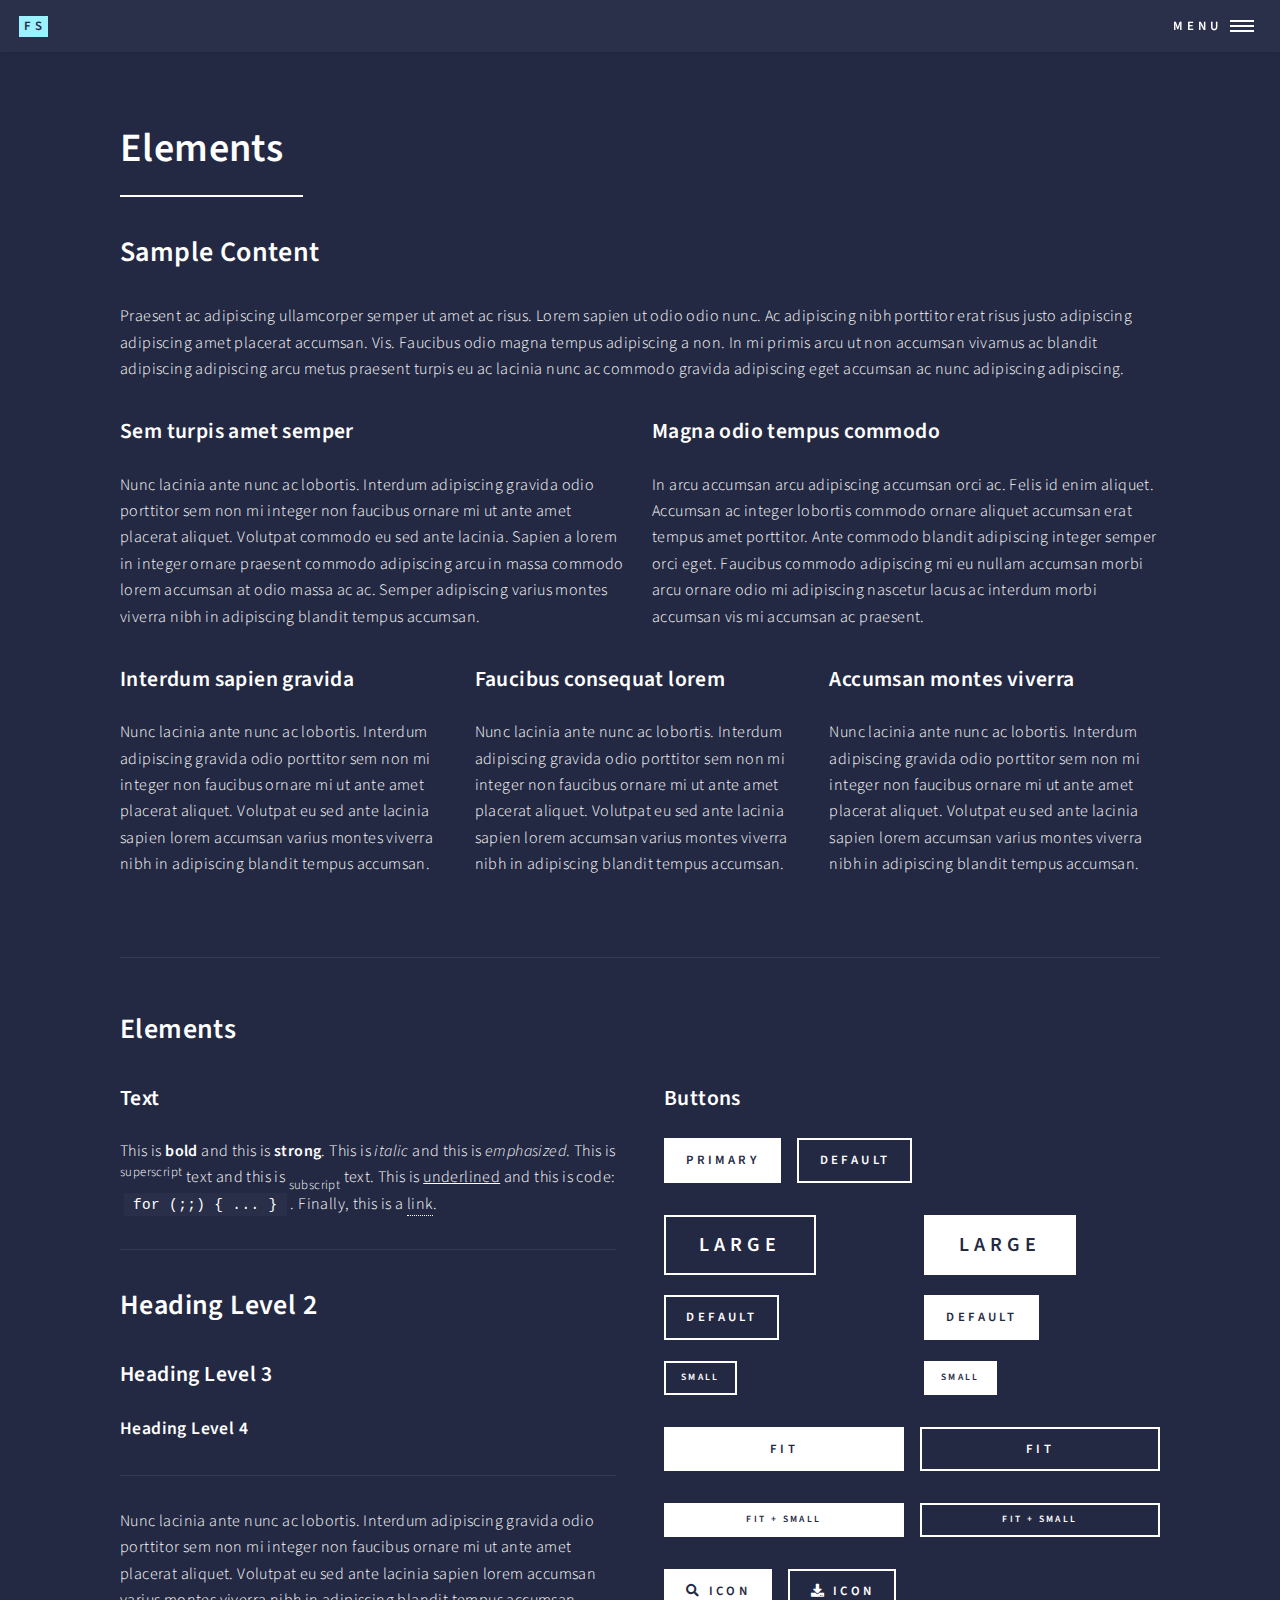
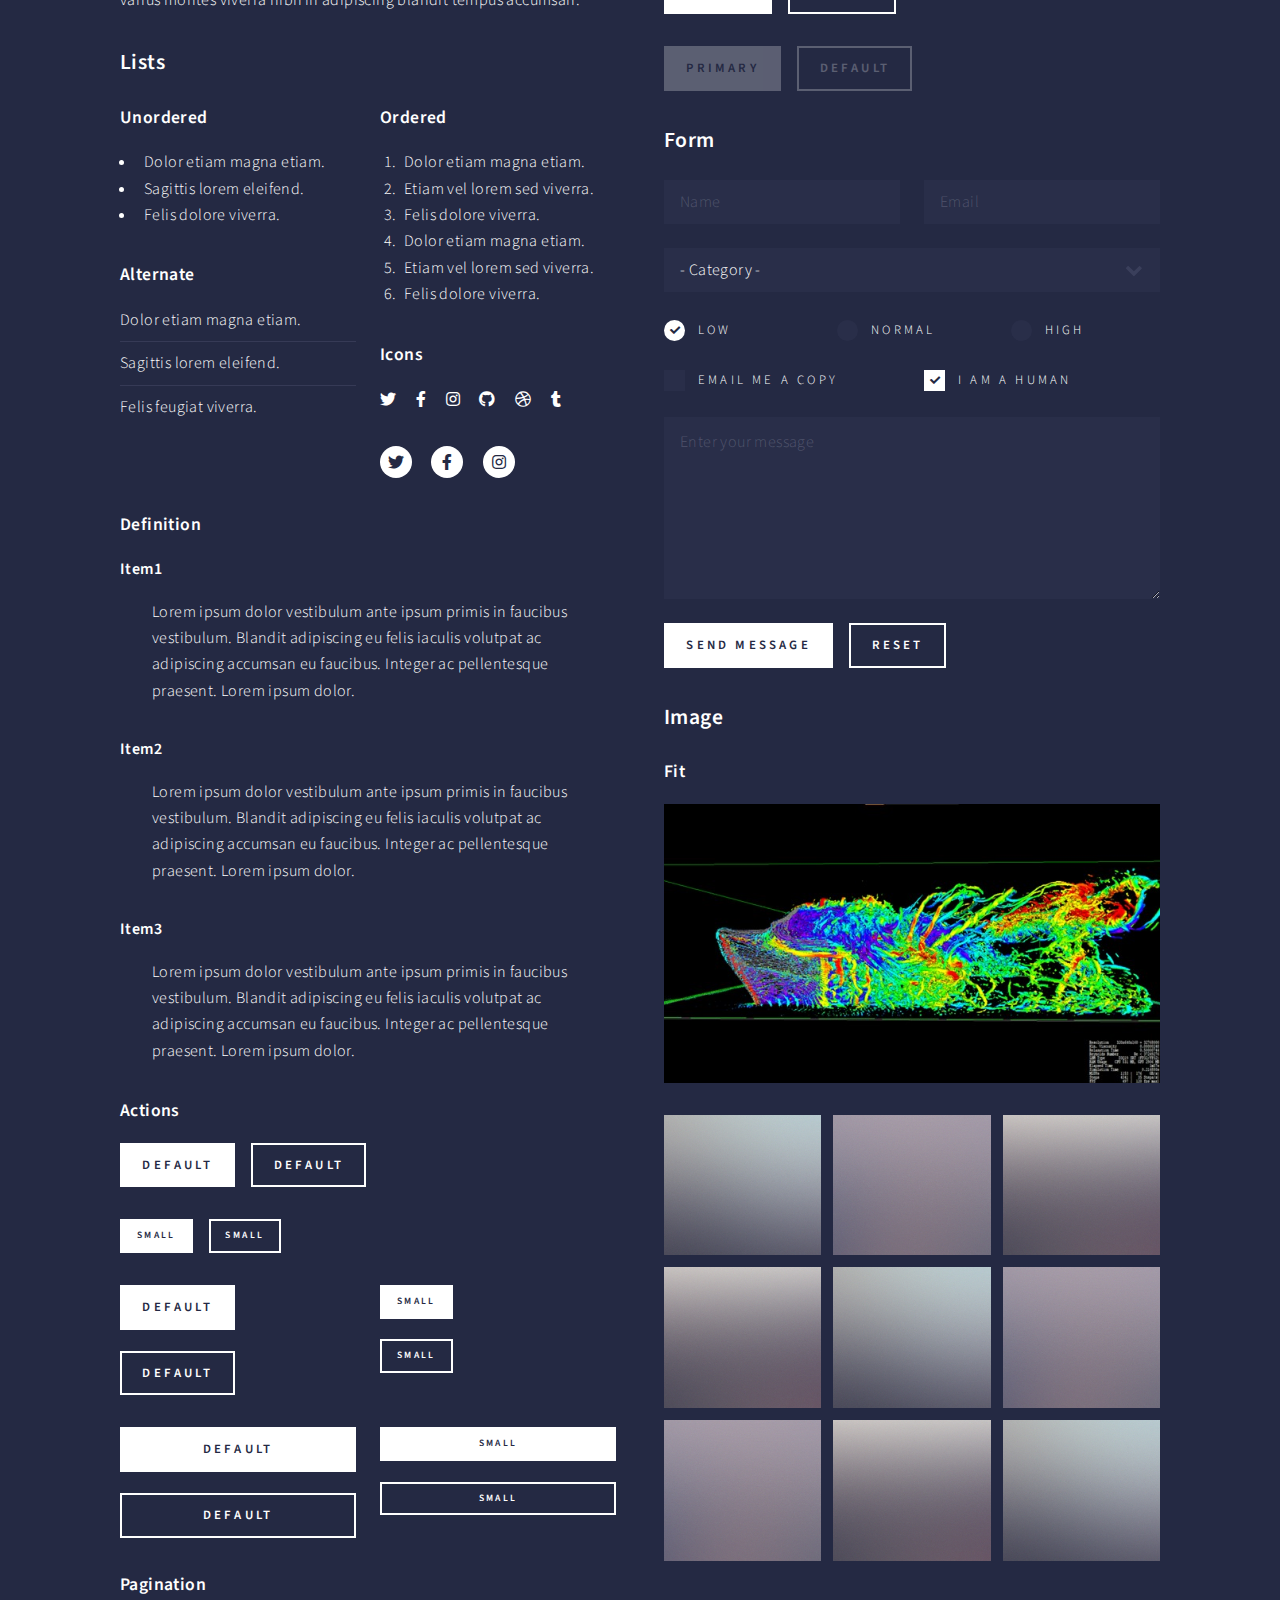
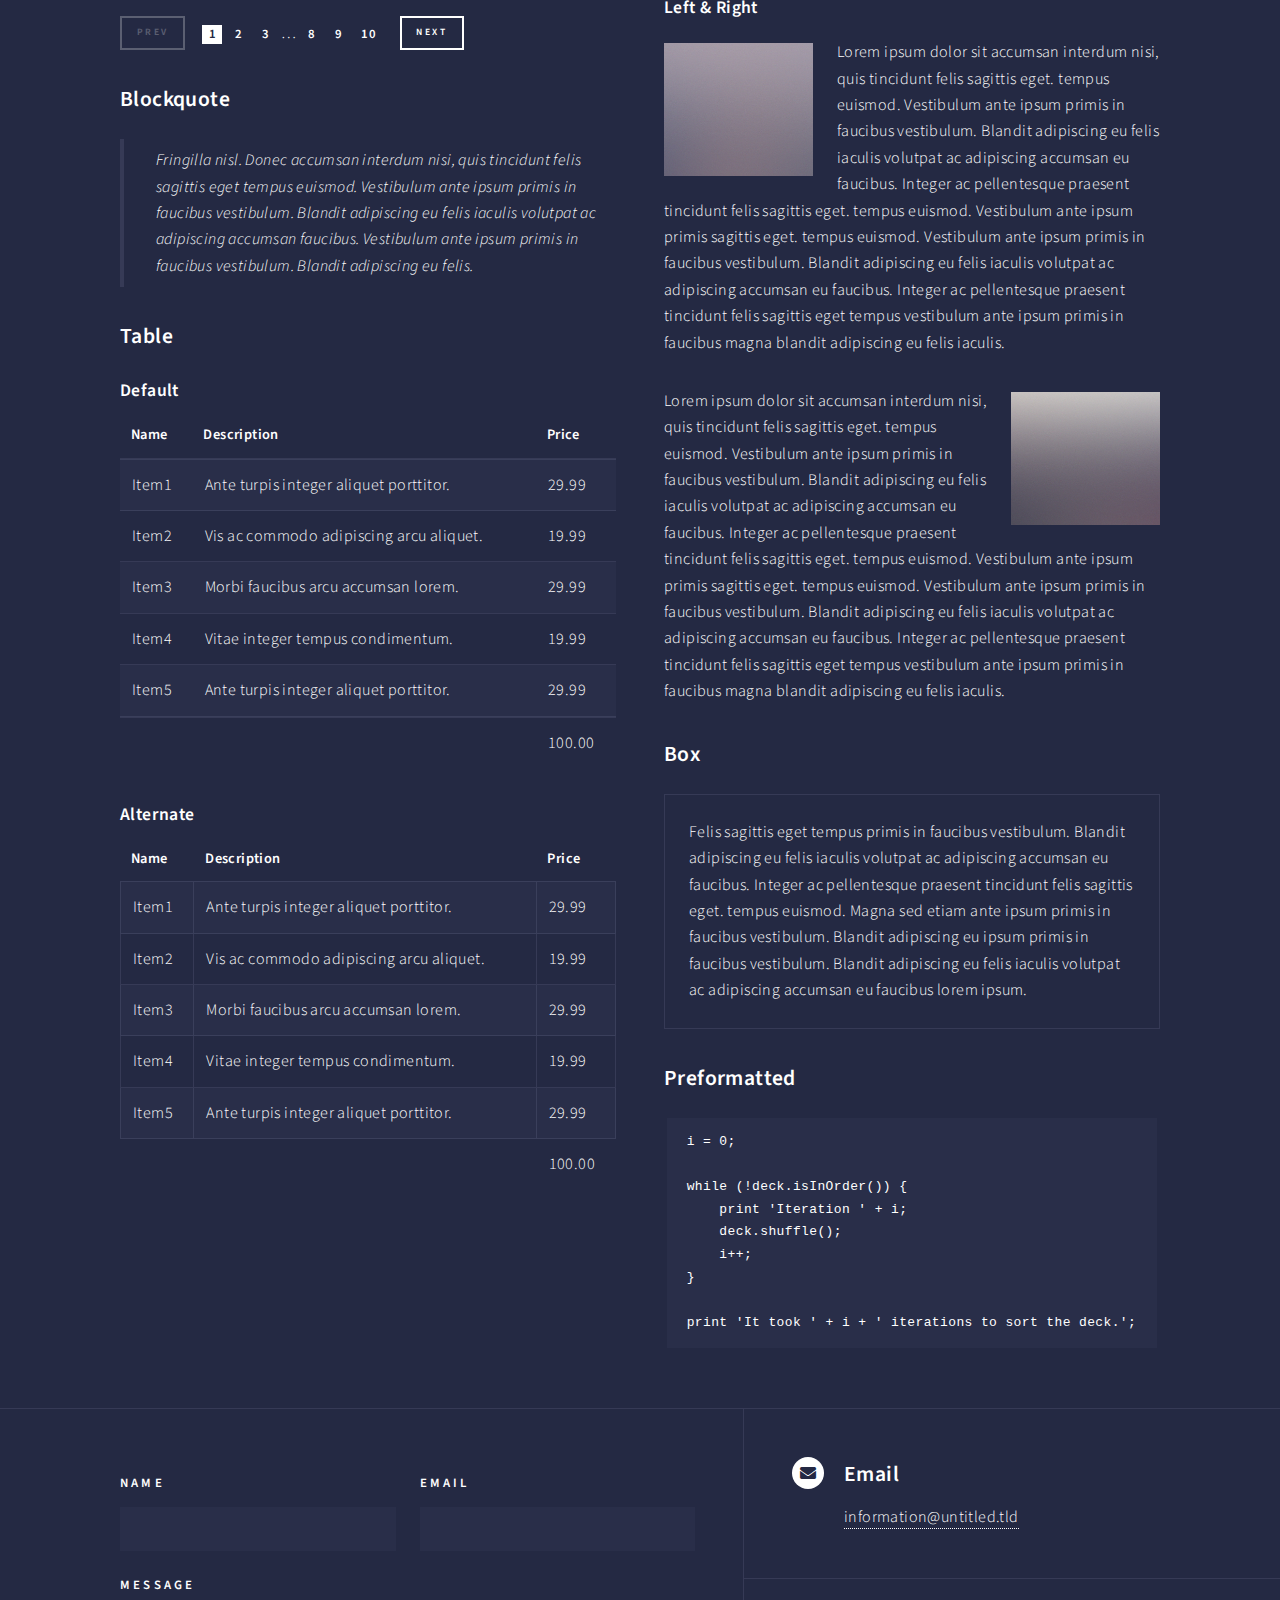
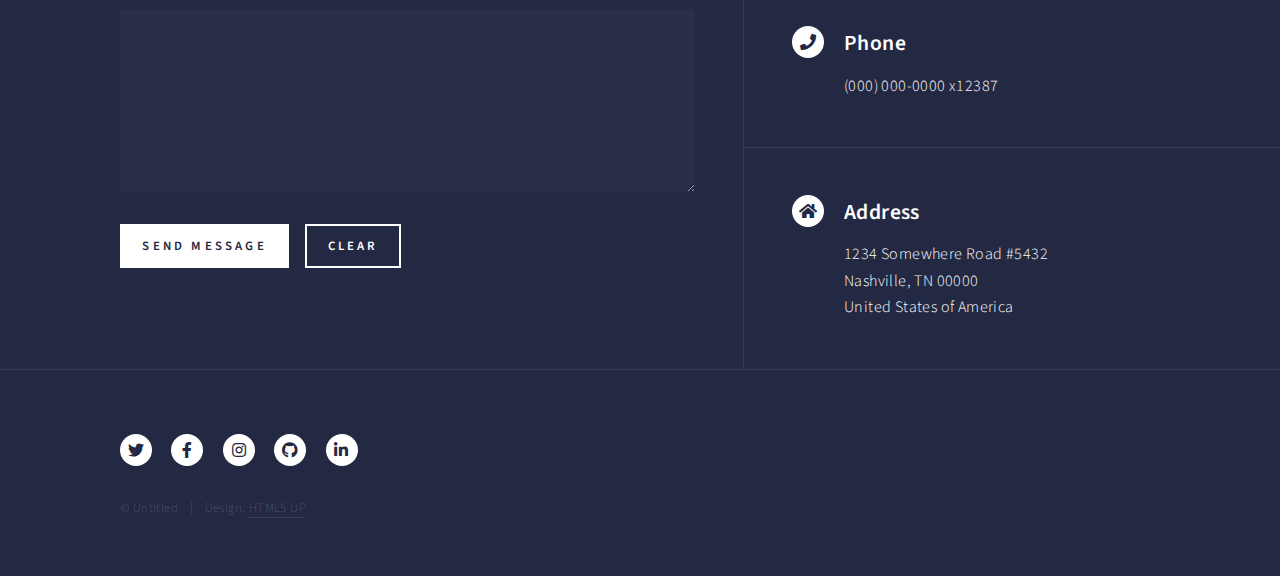
<file: elements.html>
<!DOCTYPE HTML>
<!--
	Forty by HTML5 UP
	html5up.net | @ajlkn
	Free for personal and commercial use under the CCA 3.0 license (html5up.net/license)
-->
<html>
	<head>
		<title>Elements - Forty by HTML5 UP</title>
		<meta charset="utf-8" />
		<meta name="viewport" content="width=device-width, initial-scale=1, user-scalable=no" />
		<link rel="stylesheet" href="assets/css/forty_main.css" />
		<noscript><link rel="stylesheet" href="assets/css/forty_noscript.css" /></noscript>
	</head>
	<body class="is-preload">

		<!-- Wrapper -->
			<div id="wrapper">

				<!-- Header -->
					<header id="header">
						<a href="index.html" class="logo"><strong>FS</strong> <span></span></a>
						<nav>
							<a href="#menu">Menu</a>
						</nav>
					</header>

				<!-- Menu -->
					<nav id="menu">
						<ul class="links">
							<li><a href="index.html">Home</a></li>
							<li><a href="portfolio.html">Portfolio</a></li>
							<li><a href="generic.html">Generic</a></li>
							<li><a href="elements.html">Elements</a></li>
							<li><a href="landing.html">Landing</a></li>
						</ul>
					</nav>

				<!-- Main -->
					<div id="main" class="alt">

						<!-- One -->
							<section id="one">
								<div class="inner">
									<header class="major">
										<h1>Elements</h1>
									</header>

									<!-- Content -->
										<h2 id="content">Sample Content</h2>
										<p>Praesent ac adipiscing ullamcorper semper ut amet ac risus. Lorem sapien ut odio odio nunc. Ac adipiscing nibh porttitor erat risus justo adipiscing adipiscing amet placerat accumsan. Vis. Faucibus odio magna tempus adipiscing a non. In mi primis arcu ut non accumsan vivamus ac blandit adipiscing adipiscing arcu metus praesent turpis eu ac lacinia nunc ac commodo gravida adipiscing eget accumsan ac nunc adipiscing adipiscing.</p>
										<div class="row">
											<div class="col-6 col-12-small">
												<h3>Sem turpis amet semper</h3>
												<p>Nunc lacinia ante nunc ac lobortis. Interdum adipiscing gravida odio porttitor sem non mi integer non faucibus ornare mi ut ante amet placerat aliquet. Volutpat commodo eu sed ante lacinia. Sapien a lorem in integer ornare praesent commodo adipiscing arcu in massa commodo lorem accumsan at odio massa ac ac. Semper adipiscing varius montes viverra nibh in adipiscing blandit tempus accumsan.</p>
											</div>
											<div class="col-6 col-12-small">
												<h3>Magna odio tempus commodo</h3>
												<p>In arcu accumsan arcu adipiscing accumsan orci ac. Felis id enim aliquet. Accumsan ac integer lobortis commodo ornare aliquet accumsan erat tempus amet porttitor. Ante commodo blandit adipiscing integer semper orci eget. Faucibus commodo adipiscing mi eu nullam accumsan morbi arcu ornare odio mi adipiscing nascetur lacus ac interdum morbi accumsan vis mi accumsan ac praesent.</p>
											</div>
											<!-- Break -->
											<div class="col-4 col-12-medium">
												<h3>Interdum sapien gravida</h3>
												<p>Nunc lacinia ante nunc ac lobortis. Interdum adipiscing gravida odio porttitor sem non mi integer non faucibus ornare mi ut ante amet placerat aliquet. Volutpat eu sed ante lacinia sapien lorem accumsan varius montes viverra nibh in adipiscing blandit tempus accumsan.</p>
											</div>
											<div class="col-4 col-12-medium">
												<h3>Faucibus consequat lorem</h3>
												<p>Nunc lacinia ante nunc ac lobortis. Interdum adipiscing gravida odio porttitor sem non mi integer non faucibus ornare mi ut ante amet placerat aliquet. Volutpat eu sed ante lacinia sapien lorem accumsan varius montes viverra nibh in adipiscing blandit tempus accumsan.</p>
											</div>
											<div class="col-4 col-12-medium">
												<h3>Accumsan montes viverra</h3>
												<p>Nunc lacinia ante nunc ac lobortis. Interdum adipiscing gravida odio porttitor sem non mi integer non faucibus ornare mi ut ante amet placerat aliquet. Volutpat eu sed ante lacinia sapien lorem accumsan varius montes viverra nibh in adipiscing blandit tempus accumsan.</p>
											</div>
										</div>

									<hr class="major" />

									<!-- Elements -->
										<h2 id="elements">Elements</h2>
										<div class="row gtr-200">
											<div class="col-6 col-12-medium">

												<!-- Text stuff -->
													<h3>Text</h3>
													<p>This is <b>bold</b> and this is <strong>strong</strong>. This is <i>italic</i> and this is <em>emphasized</em>.
													This is <sup>superscript</sup> text and this is <sub>subscript</sub> text.
													This is <u>underlined</u> and this is code: <code>for (;;) { ... }</code>.
													Finally, this is a <a href="#">link</a>.</p>
													<hr />
													<h2>Heading Level 2</h2>
													<h3>Heading Level 3</h3>
													<h4>Heading Level 4</h4>
													<hr />
													<p>Nunc lacinia ante nunc ac lobortis. Interdum adipiscing gravida odio porttitor sem non mi integer non faucibus ornare mi ut ante amet placerat aliquet. Volutpat eu sed ante lacinia sapien lorem accumsan varius montes viverra nibh in adipiscing blandit tempus accumsan.</p>

												<!-- Lists -->
													<h3>Lists</h3>
													<div class="row">
														<div class="col-6 col-12-small">

															<h4>Unordered</h4>
															<ul>
																<li>Dolor etiam magna etiam.</li>
																<li>Sagittis lorem eleifend.</li>
																<li>Felis dolore viverra.</li>
															</ul>

															<h4>Alternate</h4>
															<ul class="alt">
																<li>Dolor etiam magna etiam.</li>
																<li>Sagittis lorem eleifend.</li>
																<li>Felis feugiat viverra.</li>
															</ul>

														</div>
														<div class="col-6 col-12-small">

															<h4>Ordered</h4>
															<ol>
																<li>Dolor etiam magna etiam.</li>
																<li>Etiam vel lorem sed viverra.</li>
																<li>Felis dolore viverra.</li>
																<li>Dolor etiam magna etiam.</li>
																<li>Etiam vel lorem sed viverra.</li>
																<li>Felis dolore viverra.</li>
															</ol>

															<h4>Icons</h4>
															<ul class="icons">
																<li><a href="#" class="icon brands fa-twitter"><span class="label">Twitter</span></a></li>
																<li><a href="#" class="icon brands fa-facebook-f"><span class="label">Facebook</span></a></li>
																<li><a href="#" class="icon brands fa-instagram"><span class="label">Instagram</span></a></li>
																<li><a href="#" class="icon brands fa-github"><span class="label">Github</span></a></li>
																<li><a href="#" class="icon brands fa-dribbble"><span class="label">Dribbble</span></a></li>
																<li><a href="#" class="icon brands fa-tumblr"><span class="label">Tumblr</span></a></li>
															</ul>
															<ul class="icons">
																<li><a href="#" class="icon brands alt fa-twitter"><span class="label">Twitter</span></a></li>
																<li><a href="#" class="icon brands alt fa-facebook-f"><span class="label">Facebook</span></a></li>
																<li><a href="#" class="icon brands alt fa-instagram"><span class="label">Instagram</span></a></li>
															</ul>

														</div>
													</div>
													<h4>Definition</h4>
													<dl>
														<dt>Item1</dt>
														<dd>
															<p>Lorem ipsum dolor vestibulum ante ipsum primis in faucibus vestibulum. Blandit adipiscing eu felis iaculis volutpat ac adipiscing accumsan eu faucibus. Integer ac pellentesque praesent. Lorem ipsum dolor.</p>
														</dd>
														<dt>Item2</dt>
														<dd>
															<p>Lorem ipsum dolor vestibulum ante ipsum primis in faucibus vestibulum. Blandit adipiscing eu felis iaculis volutpat ac adipiscing accumsan eu faucibus. Integer ac pellentesque praesent. Lorem ipsum dolor.</p>
														</dd>
														<dt>Item3</dt>
														<dd>
															<p>Lorem ipsum dolor vestibulum ante ipsum primis in faucibus vestibulum. Blandit adipiscing eu felis iaculis volutpat ac adipiscing accumsan eu faucibus. Integer ac pellentesque praesent. Lorem ipsum dolor.</p>
														</dd>
													</dl>

													<h4>Actions</h4>
													<ul class="actions">
														<li><a href="#" class="button primary">Default</a></li>
														<li><a href="#" class="button">Default</a></li>
													</ul>
													<ul class="actions small">
														<li><a href="#" class="button primary small">Small</a></li>
														<li><a href="#" class="button small">Small</a></li>
													</ul>
													<div class="row">
														<div class="col-6 col-12-small">
															<ul class="actions stacked">
																<li><a href="#" class="button primary">Default</a></li>
																<li><a href="#" class="button">Default</a></li>
															</ul>
														</div>
														<div class="col-6 col-12-small">
															<ul class="actions stacked">
																<li><a href="#" class="button primary small">Small</a></li>
																<li><a href="#" class="button small">Small</a></li>
															</ul>
														</div>
														<div class="col-6 col-12-small">
															<ul class="actions stacked">
																<li><a href="#" class="button primary fit">Default</a></li>
																<li><a href="#" class="button fit">Default</a></li>
															</ul>
														</div>
														<div class="col-6 col-12-small">
															<ul class="actions stacked">
																<li><a href="#" class="button primary small fit">Small</a></li>
																<li><a href="#" class="button small fit">Small</a></li>
															</ul>
														</div>
													</div>

													<h4>Pagination</h4>
													<ul class="pagination">
														<li><span class="button small disabled">Prev</span></li>
														<li><a href="#" class="page active">1</a></li>
														<li><a href="#" class="page">2</a></li>
														<li><a href="#" class="page">3</a></li>
														<li><span>&hellip;</span></li>
														<li><a href="#" class="page">8</a></li>
														<li><a href="#" class="page">9</a></li>
														<li><a href="#" class="page">10</a></li>
														<li><a href="#" class="button small">Next</a></li>
													</ul>

												<!-- Blockquote -->
													<h3>Blockquote</h3>
													<blockquote>Fringilla nisl. Donec accumsan interdum nisi, quis tincidunt felis sagittis eget tempus euismod. Vestibulum ante ipsum primis in faucibus vestibulum. Blandit adipiscing eu felis iaculis volutpat ac adipiscing accumsan faucibus. Vestibulum ante ipsum primis in faucibus vestibulum. Blandit adipiscing eu felis.</blockquote>

												<!-- Table -->
													<h3>Table</h3>

													<h4>Default</h4>
													<div class="table-wrapper">
														<table>
															<thead>
																<tr>
																	<th>Name</th>
																	<th>Description</th>
																	<th>Price</th>
																</tr>
															</thead>
															<tbody>
																<tr>
																	<td>Item1</td>
																	<td>Ante turpis integer aliquet porttitor.</td>
																	<td>29.99</td>
																</tr>
																<tr>
																	<td>Item2</td>
																	<td>Vis ac commodo adipiscing arcu aliquet.</td>
																	<td>19.99</td>
																</tr>
																<tr>
																	<td>Item3</td>
																	<td> Morbi faucibus arcu accumsan lorem.</td>
																	<td>29.99</td>
																</tr>
																<tr>
																	<td>Item4</td>
																	<td>Vitae integer tempus condimentum.</td>
																	<td>19.99</td>
																</tr>
																<tr>
																	<td>Item5</td>
																	<td>Ante turpis integer aliquet porttitor.</td>
																	<td>29.99</td>
																</tr>
															</tbody>
															<tfoot>
																<tr>
																	<td colspan="2"></td>
																	<td>100.00</td>
																</tr>
															</tfoot>
														</table>
													</div>

													<h4>Alternate</h4>
													<div class="table-wrapper">
														<table class="alt">
															<thead>
																<tr>
																	<th>Name</th>
																	<th>Description</th>
																	<th>Price</th>
																</tr>
															</thead>
															<tbody>
																<tr>
																	<td>Item1</td>
																	<td>Ante turpis integer aliquet porttitor.</td>
																	<td>29.99</td>
																</tr>
																<tr>
																	<td>Item2</td>
																	<td>Vis ac commodo adipiscing arcu aliquet.</td>
																	<td>19.99</td>
																</tr>
																<tr>
																	<td>Item3</td>
																	<td> Morbi faucibus arcu accumsan lorem.</td>
																	<td>29.99</td>
																</tr>
																<tr>
																	<td>Item4</td>
																	<td>Vitae integer tempus condimentum.</td>
																	<td>19.99</td>
																</tr>
																<tr>
																	<td>Item5</td>
																	<td>Ante turpis integer aliquet porttitor.</td>
																	<td>29.99</td>
																</tr>
															</tbody>
															<tfoot>
																<tr>
																	<td colspan="2"></td>
																	<td>100.00</td>
																</tr>
															</tfoot>
														</table>
													</div>

											</div>
											<div class="col-6 col-12-medium">

												<!-- Buttons -->
													<h3>Buttons</h3>
													<ul class="actions">
														<li><a href="#" class="button primary">Primary</a></li>
														<li><a href="#" class="button">Default</a></li>
													</ul>
													<div class="row">
														<div class="col-6 col-12-xsmall">
															<ul class="actions stacked">
																<li><a href="#" class="button large">Large</a></li>
																<li><a href="#" class="button">Default</a></li>
																<li><a href="#" class="button small">Small</a></li>
															</ul>
														</div>
														<div class="col-6 col-12-xsmall">
															<ul class="actions stacked">
																<li><a href="#" class="button primary large">Large</a></li>
																<li><a href="#" class="button primary">Default</a></li>
																<li><a href="#" class="button primary small">Small</a></li>
															</ul>
														</div>
													</div>
													<ul class="actions fit">
														<li><a href="#" class="button primary fit">Fit</a></li>
														<li><a href="#" class="button fit">Fit</a></li>
													</ul>
													<ul class="actions fit small">
														<li><a href="#" class="button primary fit small">Fit + Small</a></li>
														<li><a href="#" class="button fit small">Fit + Small</a></li>
													</ul>
													<ul class="actions">
														<li><a href="#" class="button primary icon solid fa-search">Icon</a></li>
														<li><a href="#" class="button icon solid fa-download">Icon</a></li>
													</ul>
													<ul class="actions">
														<li><span class="button primary disabled">Primary</span></li>
														<li><span class="button disabled">Default</span></li>
													</ul>

												<!-- Form -->
													<h3>Form</h3>

													<form method="post" action="#">
														<div class="row gtr-uniform">
															<div class="col-6 col-12-xsmall">
																<input type="text" name="demo-name" id="demo-name" value="" placeholder="Name" />
															</div>
															<div class="col-6 col-12-xsmall">
																<input type="email" name="demo-email" id="demo-email" value="" placeholder="Email" />
															</div>
															<!-- Break -->
															<div class="col-12">
																<select name="demo-category" id="demo-category">
																	<option value="">- Category -</option>
																	<option value="1">Manufacturing</option>
																	<option value="1">Shipping</option>
																	<option value="1">Administration</option>
																	<option value="1">Human Resources</option>
																</select>
															</div>
															<!-- Break -->
															<div class="col-4 col-12-small">
																<input type="radio" id="demo-priority-low" name="demo-priority" checked>
																<label for="demo-priority-low">Low</label>
															</div>
															<div class="col-4 col-12-small">
																<input type="radio" id="demo-priority-normal" name="demo-priority">
																<label for="demo-priority-normal">Normal</label>
															</div>
															<div class="col-4 col-12-small">
																<input type="radio" id="demo-priority-high" name="demo-priority">
																<label for="demo-priority-high">High</label>
															</div>
															<!-- Break -->
															<div class="col-6 col-12-small">
																<input type="checkbox" id="demo-copy" name="demo-copy">
																<label for="demo-copy">Email me a copy</label>
															</div>
															<div class="col-6 col-12-small">
																<input type="checkbox" id="demo-human" name="demo-human" checked>
																<label for="demo-human">I am a human</label>
															</div>
															<!-- Break -->
															<div class="col-12">
																<textarea name="demo-message" id="demo-message" placeholder="Enter your message" rows="6"></textarea>
															</div>
															<!-- Break -->
															<div class="col-12">
																<ul class="actions">
																	<li><input type="submit" value="Send Message" class="primary" /></li>
																	<li><input type="reset" value="Reset" /></li>
																</ul>
															</div>
														</div>
													</form>

												<!-- Image -->
													<h3>Image</h3>

													<h4>Fit</h4>
													<span class="image fit"><img src="images/pic03.jpg" alt="" /></span>
													<div class="box alt">
														<div class="row gtr-50 gtr-uniform">
															<div class="col-4"><span class="image fit"><img src="images/pic08.jpg" alt="" /></span></div>
															<div class="col-4"><span class="image fit"><img src="images/pic09.jpg" alt="" /></span></div>
															<div class="col-4"><span class="image fit"><img src="images/pic10.jpg" alt="" /></span></div>
															<!-- Break -->
															<div class="col-4"><span class="image fit"><img src="images/pic10.jpg" alt="" /></span></div>
															<div class="col-4"><span class="image fit"><img src="images/pic08.jpg" alt="" /></span></div>
															<div class="col-4"><span class="image fit"><img src="images/pic09.jpg" alt="" /></span></div>
															<!-- Break -->
															<div class="col-4"><span class="image fit"><img src="images/pic09.jpg" alt="" /></span></div>
															<div class="col-4"><span class="image fit"><img src="images/pic10.jpg" alt="" /></span></div>
															<div class="col-4"><span class="image fit"><img src="images/pic08.jpg" alt="" /></span></div>
														</div>
													</div>

													<h4>Left &amp; Right</h4>
													<p><span class="image left"><img src="images/pic09.jpg" alt="" /></span>Lorem ipsum dolor sit accumsan interdum nisi, quis tincidunt felis sagittis eget. tempus euismod. Vestibulum ante ipsum primis in faucibus vestibulum. Blandit adipiscing eu felis iaculis volutpat ac adipiscing accumsan eu faucibus. Integer ac pellentesque praesent tincidunt felis sagittis eget. tempus euismod. Vestibulum ante ipsum primis sagittis eget. tempus euismod. Vestibulum ante ipsum primis in faucibus vestibulum. Blandit adipiscing eu felis iaculis volutpat ac adipiscing accumsan eu faucibus. Integer ac pellentesque praesent tincidunt felis sagittis eget tempus vestibulum ante ipsum primis in faucibus magna blandit adipiscing eu felis iaculis.</p>
													<p><span class="image right"><img src="images/pic10.jpg" alt="" /></span>Lorem ipsum dolor sit accumsan interdum nisi, quis tincidunt felis sagittis eget. tempus euismod. Vestibulum ante ipsum primis in faucibus vestibulum. Blandit adipiscing eu felis iaculis volutpat ac adipiscing accumsan eu faucibus. Integer ac pellentesque praesent tincidunt felis sagittis eget. tempus euismod. Vestibulum ante ipsum primis sagittis eget. tempus euismod. Vestibulum ante ipsum primis in faucibus vestibulum. Blandit adipiscing eu felis iaculis volutpat ac adipiscing accumsan eu faucibus. Integer ac pellentesque praesent tincidunt felis sagittis eget tempus vestibulum ante ipsum primis in faucibus magna blandit adipiscing eu felis iaculis.</p>

												<!-- Box -->
													<h3>Box</h3>
													<div class="box">
														<p>Felis sagittis eget tempus primis in faucibus vestibulum. Blandit adipiscing eu felis iaculis volutpat ac adipiscing accumsan eu faucibus. Integer ac pellentesque praesent tincidunt felis sagittis eget. tempus euismod. Magna sed etiam ante ipsum primis in faucibus vestibulum. Blandit adipiscing eu ipsum primis in faucibus vestibulum. Blandit adipiscing eu felis iaculis volutpat ac adipiscing accumsan eu faucibus lorem ipsum.</p>
													</div>

												<!-- Preformatted Code -->
													<h3>Preformatted</h3>
													<pre><code>i = 0;

while (!deck.isInOrder()) {
    print 'Iteration ' + i;
    deck.shuffle();
    i++;
}

print 'It took ' + i + ' iterations to sort the deck.';
</code></pre>

											</div>
										</div>

								</div>
							</section>

					</div>

				<!-- Contact -->
					<section id="contact">
						<div class="inner">
							<section>
								<form method="post" action="#">
									<div class="fields">
										<div class="field half">
											<label for="name">Name</label>
											<input type="text" name="name" id="name" />
										</div>
										<div class="field half">
											<label for="email">Email</label>
											<input type="text" name="email" id="email" />
										</div>
										<div class="field">
											<label for="message">Message</label>
											<textarea name="message" id="message" rows="6"></textarea>
										</div>
									</div>
									<ul class="actions">
										<li><input type="submit" value="Send Message" class="primary" /></li>
										<li><input type="reset" value="Clear" /></li>
									</ul>
								</form>
							</section>
							<section class="split">
								<section>
									<div class="contact-method">
										<span class="icon solid alt fa-envelope"></span>
										<h3>Email</h3>
										<a href="#">information@untitled.tld</a>
									</div>
								</section>
								<section>
									<div class="contact-method">
										<span class="icon solid alt fa-phone"></span>
										<h3>Phone</h3>
										<span>(000) 000-0000 x12387</span>
									</div>
								</section>
								<section>
									<div class="contact-method">
										<span class="icon solid alt fa-home"></span>
										<h3>Address</h3>
										<span>1234 Somewhere Road #5432<br />
										Nashville, TN 00000<br />
										United States of America</span>
									</div>
								</section>
							</section>
						</div>
					</section>

				<!-- Footer -->
					<footer id="footer">
						<div class="inner">
							<ul class="icons">
								<li><a href="#" class="icon brands alt fa-twitter"><span class="label">Twitter</span></a></li>
								<li><a href="#" class="icon brands alt fa-facebook-f"><span class="label">Facebook</span></a></li>
								<li><a href="#" class="icon brands alt fa-instagram"><span class="label">Instagram</span></a></li>
								<li><a href="#" class="icon brands alt fa-github"><span class="label">GitHub</span></a></li>
								<li><a href="#" class="icon brands alt fa-linkedin-in"><span class="label">LinkedIn</span></a></li>
							</ul>
							<ul class="copyright">
								<li>&copy; Untitled</li><li>Design: <a href="https://html5up.net">HTML5 UP</a></li>
							</ul>
						</div>
					</footer>

			</div>

		<!-- Scripts -->
			<script src="assets/js/jquery.min.js"></script>
			<script src="assets/js/jquery.scrolly.min.js"></script>
			<script src="assets/js/jquery.scrollex.min.js"></script>
			<script src="assets/js/browser.min.js"></script>
			<script src="assets/js/breakpoints.min.js"></script>
			<script src="assets/js/util.js"></script>
			<script src="assets/js/main.js"></script>

	</body>
</html>
</file>
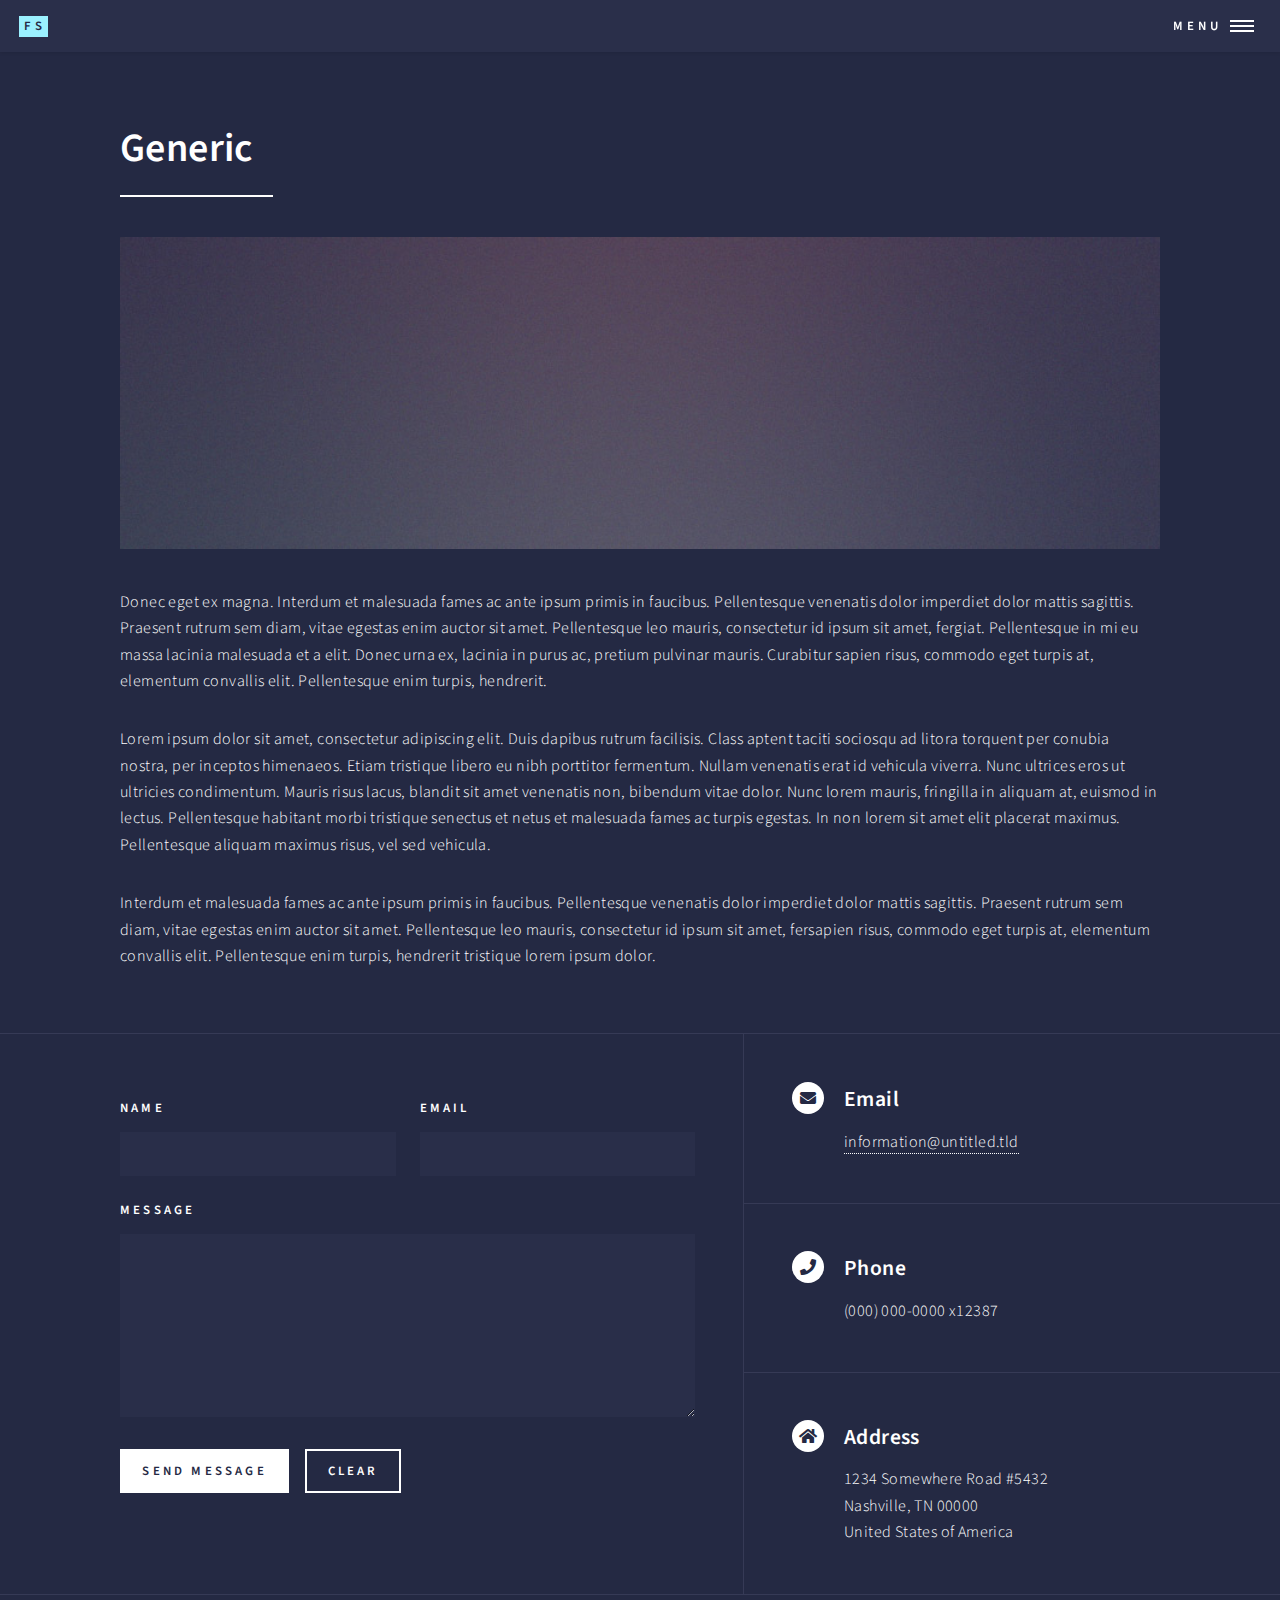
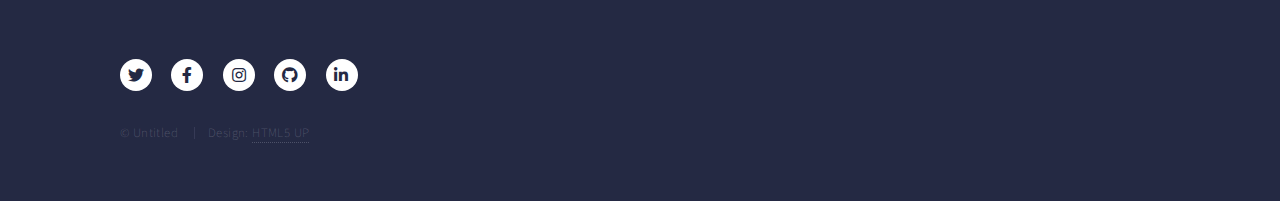
<file: generic.html>
<!DOCTYPE HTML>
<!--
	Forty by HTML5 UP
	html5up.net | @ajlkn
	Free for personal and commercial use under the CCA 3.0 license (html5up.net/license)
-->
<html>

<head>
	<title>Generic</title>
	<meta charset="utf-8" />
	<meta name="viewport" content="width=device-width, initial-scale=1, user-scalable=no" />
	<link rel="stylesheet" href="assets/css/forty_main.css" />
	<noscript>
		<link rel="stylesheet" href="assets/css/forty_noscript.css" />
	</noscript>
</head>

<body class="is-preload">

	<!-- Wrapper -->
	<div id="wrapper">

		<!-- Header -->
		<header id="header">
			<a href="index.html" class="logo"><strong>FS</strong> <span></span></a>
			<nav>
				<a href="#menu">Menu</a>
			</nav>
		</header>

		<!-- Menu -->
		<nav id="menu">
			<ul class="links">
				<li><a href="index.html">Home</a></li>
				<li><a href="portfolio.html">Portfolio</a></li>
				<li><a href="generic.html">Generic</a></li>
				<li><a href="elements.html">Elements</a></li>
				<li><a href="landing.html">Landing</a></li>
			</ul>
		</nav>

		<!-- Main -->
		<div id="main" class="alt">

			<!-- One -->
			<section id="one">
				<div class="inner">
					<header class="major">
						<h1>Generic</h1>
					</header>
					<span class="image main"><img src="images/pic11.jpg" alt="" /></span>
					<p>Donec eget ex magna. Interdum et malesuada fames ac ante ipsum primis in faucibus. Pellentesque
						venenatis dolor imperdiet dolor mattis sagittis. Praesent rutrum sem diam, vitae egestas enim
						auctor sit amet. Pellentesque leo mauris, consectetur id ipsum sit amet, fergiat. Pellentesque
						in mi eu massa lacinia malesuada et a elit. Donec urna ex, lacinia in purus ac, pretium pulvinar
						mauris. Curabitur sapien risus, commodo eget turpis at, elementum convallis elit. Pellentesque
						enim turpis, hendrerit.</p>
					<p>Lorem ipsum dolor sit amet, consectetur adipiscing elit. Duis dapibus rutrum facilisis. Class
						aptent taciti sociosqu ad litora torquent per conubia nostra, per inceptos himenaeos. Etiam
						tristique libero eu nibh porttitor fermentum. Nullam venenatis erat id vehicula viverra. Nunc
						ultrices eros ut ultricies condimentum. Mauris risus lacus, blandit sit amet venenatis non,
						bibendum vitae dolor. Nunc lorem mauris, fringilla in aliquam at, euismod in lectus.
						Pellentesque habitant morbi tristique senectus et netus et malesuada fames ac turpis egestas. In
						non lorem sit amet elit placerat maximus. Pellentesque aliquam maximus risus, vel sed vehicula.
					</p>
					<p>Interdum et malesuada fames ac ante ipsum primis in faucibus. Pellentesque venenatis dolor
						imperdiet dolor mattis sagittis. Praesent rutrum sem diam, vitae egestas enim auctor sit amet.
						Pellentesque leo mauris, consectetur id ipsum sit amet, fersapien risus, commodo eget turpis at,
						elementum convallis elit. Pellentesque enim turpis, hendrerit tristique lorem ipsum dolor.</p>
				</div>
			</section>

		</div>

		<!-- Contact -->
		<section id="contact">
			<div class="inner">
				<section>
					<form method="post" action="#">
						<div class="fields">
							<div class="field half">
								<label for="name">Name</label>
								<input type="text" name="name" id="name" />
							</div>
							<div class="field half">
								<label for="email">Email</label>
								<input type="text" name="email" id="email" />
							</div>
							<div class="field">
								<label for="message">Message</label>
								<textarea name="message" id="message" rows="6"></textarea>
							</div>
						</div>
						<ul class="actions">
							<li><input type="submit" value="Send Message" class="primary" /></li>
							<li><input type="reset" value="Clear" /></li>
						</ul>
					</form>
				</section>
				<section class="split">
					<section>
						<div class="contact-method">
							<span class="icon solid alt fa-envelope"></span>
							<h3>Email</h3>
							<a href="#">information@untitled.tld</a>
						</div>
					</section>
					<section>
						<div class="contact-method">
							<span class="icon solid alt fa-phone"></span>
							<h3>Phone</h3>
							<span>(000) 000-0000 x12387</span>
						</div>
					</section>
					<section>
						<div class="contact-method">
							<span class="icon solid alt fa-home"></span>
							<h3>Address</h3>
							<span>1234 Somewhere Road #5432<br />
								Nashville, TN 00000<br />
								United States of America</span>
						</div>
					</section>
				</section>
			</div>
		</section>

		<!-- Footer -->
		<footer id="footer">
			<div class="inner">
				<ul class="icons">
					<li><a href="#" class="icon brands alt fa-twitter"><span class="label">Twitter</span></a></li>
					<li><a href="#" class="icon brands alt fa-facebook-f"><span class="label">Facebook</span></a></li>
					<li><a href="#" class="icon brands alt fa-instagram"><span class="label">Instagram</span></a></li>
					<li><a href="#" class="icon brands alt fa-github"><span class="label">GitHub</span></a></li>
					<li><a href="#" class="icon brands alt fa-linkedin-in"><span class="label">LinkedIn</span></a></li>
				</ul>
				<ul class="copyright">
					<li>&copy; Untitled</li>
					<li>Design: <a href="https://html5up.net">HTML5 UP</a></li>
				</ul>
			</div>
		</footer>

	</div>

	<!-- Scripts -->
	<script src="assets/js/jquery.min.js"></script>
	<script src="assets/js/jquery.scrolly.min.js"></script>
	<script src="assets/js/jquery.scrollex.min.js"></script>
	<script src="assets/js/browser.min.js"></script>
	<script src="assets/js/breakpoints.min.js"></script>
	<script src="assets/js/util.js"></script>
	<script src="assets/js/main.js"></script>

</body>

</html>
</file>
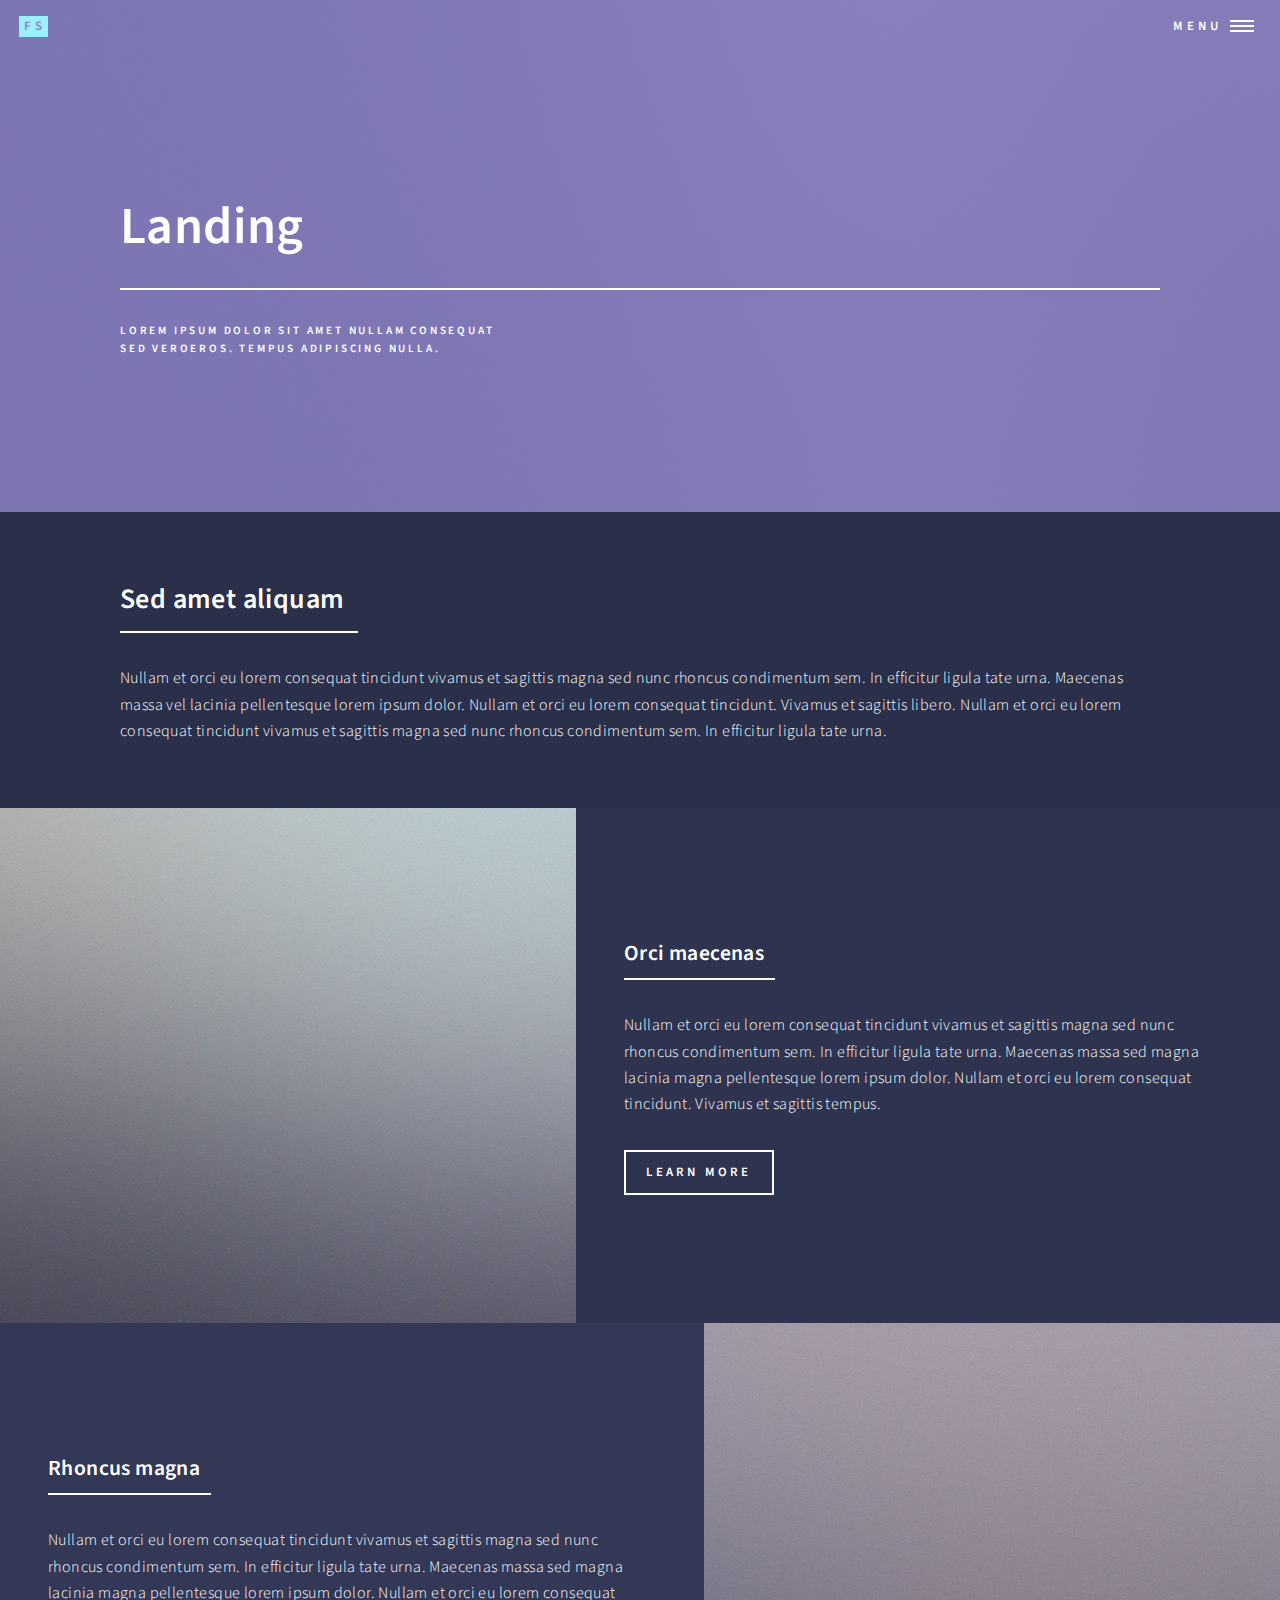
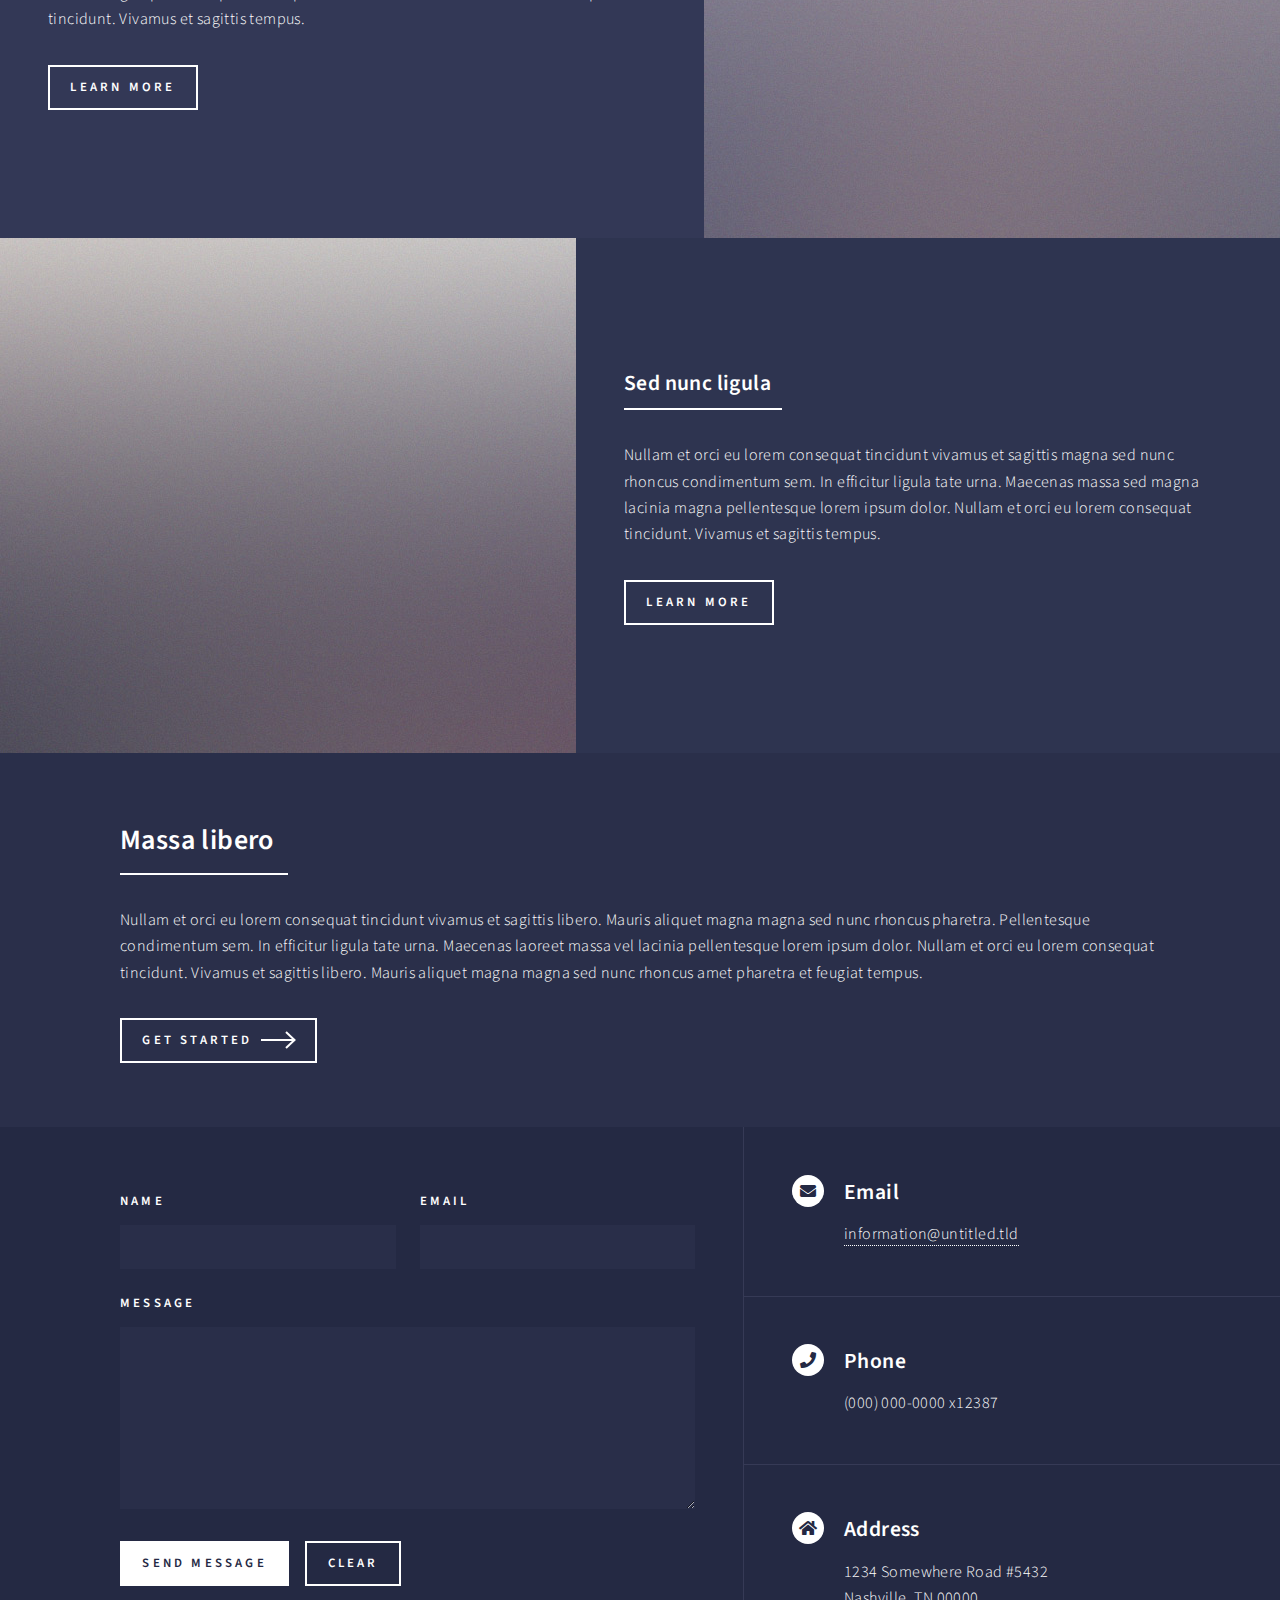
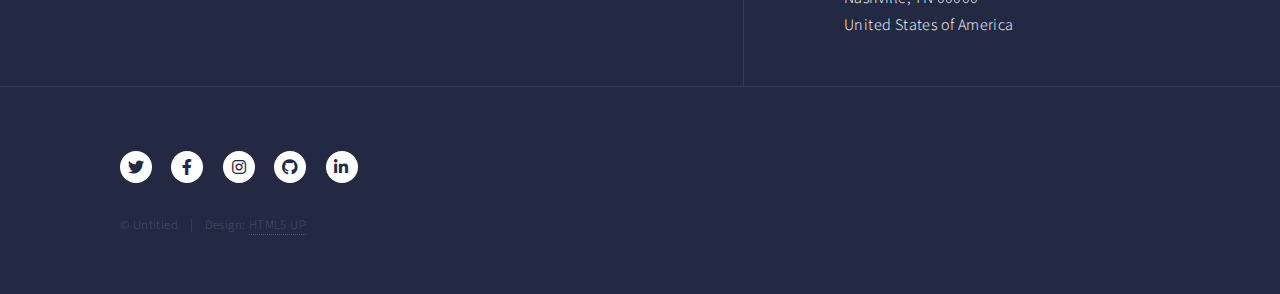
<file: landing.html>
<!DOCTYPE HTML>
<!--
	Forty by HTML5 UP
	html5up.net | @ajlkn
	Free for personal and commercial use under the CCA 3.0 license (html5up.net/license)
-->
<html>
	<head>
		<title>Landing</title>
		<meta charset="utf-8" />
		<meta name="viewport" content="width=device-width, initial-scale=1, user-scalable=no" />
		<link rel="stylesheet" href="assets/css/forty_main.css" />
		<noscript><link rel="stylesheet" href="assets/css/forty_noscript.css" /></noscript>
	</head>
	<body class="is-preload">

		<!-- Wrapper -->
			<div id="wrapper">

				<!-- Header -->
				<!-- Note: The "styleN" class below should match that of the banner element. -->
					<header id="header" class="alt style2">
						<a href="index.html" class="logo"><strong>FS</strong> <span></span></a>
						<nav>
							<a href="#menu">Menu</a>
						</nav>
					</header>

				<!-- Menu -->
					<nav id="menu">
						<ul class="links">
							<li><a href="index.html">Home</a></li>
							<li><a href="portfolio.html">Portfolio</a></li>
							<li><a href="generic.html">Generic</a></li>
							<li><a href="elements.html">Elements</a></li>
							<li><a href="landing.html">Landing</a></li>
						</ul>
					</nav>

				<!-- Banner -->
				<!-- Note: The "styleN" class below should match that of the header element. -->
					<section id="banner" class="style2">
						<div class="inner">
							<span class="image">
								<img src="images/pic07.jpg" alt="" />
							</span>
							<header class="major">
								<h1>Landing</h1>
							</header>
							<div class="content">
								<p>Lorem ipsum dolor sit amet nullam consequat<br />
								sed veroeros. tempus adipiscing nulla.</p>
							</div>
						</div>
					</section>

				<!-- Main -->
					<div id="main">

						<!-- One -->
							<section id="one">
								<div class="inner">
									<header class="major">
										<h2>Sed amet aliquam</h2>
									</header>
									<p>Nullam et orci eu lorem consequat tincidunt vivamus et sagittis magna sed nunc rhoncus condimentum sem. In efficitur ligula tate urna. Maecenas massa vel lacinia pellentesque lorem ipsum dolor. Nullam et orci eu lorem consequat tincidunt. Vivamus et sagittis libero. Nullam et orci eu lorem consequat tincidunt vivamus et sagittis magna sed nunc rhoncus condimentum sem. In efficitur ligula tate urna.</p>
								</div>
							</section>

						<!-- Two -->
							<section id="two" class="spotlights">
								<section>
									<a href="generic.html" class="image">
										<img src="images/pic08.jpg" alt="" data-position="center center" />
									</a>
									<div class="content">
										<div class="inner">
											<header class="major">
												<h3>Orci maecenas</h3>
											</header>
											<p>Nullam et orci eu lorem consequat tincidunt vivamus et sagittis magna sed nunc rhoncus condimentum sem. In efficitur ligula tate urna. Maecenas massa sed magna lacinia magna pellentesque lorem ipsum dolor. Nullam et orci eu lorem consequat tincidunt. Vivamus et sagittis tempus.</p>
											<ul class="actions">
												<li><a href="generic.html" class="button">Learn more</a></li>
											</ul>
										</div>
									</div>
								</section>
								<section>
									<a href="generic.html" class="image">
										<img src="images/pic09.jpg" alt="" data-position="top center" />
									</a>
									<div class="content">
										<div class="inner">
											<header class="major">
												<h3>Rhoncus magna</h3>
											</header>
											<p>Nullam et orci eu lorem consequat tincidunt vivamus et sagittis magna sed nunc rhoncus condimentum sem. In efficitur ligula tate urna. Maecenas massa sed magna lacinia magna pellentesque lorem ipsum dolor. Nullam et orci eu lorem consequat tincidunt. Vivamus et sagittis tempus.</p>
											<ul class="actions">
												<li><a href="generic.html" class="button">Learn more</a></li>
											</ul>
										</div>
									</div>
								</section>
								<section>
									<a href="generic.html" class="image">
										<img src="images/pic10.jpg" alt="" data-position="25% 25%" />
									</a>
									<div class="content">
										<div class="inner">
											<header class="major">
												<h3>Sed nunc ligula</h3>
											</header>
											<p>Nullam et orci eu lorem consequat tincidunt vivamus et sagittis magna sed nunc rhoncus condimentum sem. In efficitur ligula tate urna. Maecenas massa sed magna lacinia magna pellentesque lorem ipsum dolor. Nullam et orci eu lorem consequat tincidunt. Vivamus et sagittis tempus.</p>
											<ul class="actions">
												<li><a href="generic.html" class="button">Learn more</a></li>
											</ul>
										</div>
									</div>
								</section>
							</section>

						<!-- Three -->
							<section id="three">
								<div class="inner">
									<header class="major">
										<h2>Massa libero</h2>
									</header>
									<p>Nullam et orci eu lorem consequat tincidunt vivamus et sagittis libero. Mauris aliquet magna magna sed nunc rhoncus pharetra. Pellentesque condimentum sem. In efficitur ligula tate urna. Maecenas laoreet massa vel lacinia pellentesque lorem ipsum dolor. Nullam et orci eu lorem consequat tincidunt. Vivamus et sagittis libero. Mauris aliquet magna magna sed nunc rhoncus amet pharetra et feugiat tempus.</p>
									<ul class="actions">
										<li><a href="generic.html" class="button next">Get Started</a></li>
									</ul>
								</div>
							</section>

					</div>

				<!-- Contact -->
					<section id="contact">
						<div class="inner">
							<section>
								<form method="post" action="#">
									<div class="fields">
										<div class="field half">
											<label for="name">Name</label>
											<input type="text" name="name" id="name" />
										</div>
										<div class="field half">
											<label for="email">Email</label>
											<input type="text" name="email" id="email" />
										</div>
										<div class="field">
											<label for="message">Message</label>
											<textarea name="message" id="message" rows="6"></textarea>
										</div>
									</div>
									<ul class="actions">
										<li><input type="submit" value="Send Message" class="primary" /></li>
										<li><input type="reset" value="Clear" /></li>
									</ul>
								</form>
							</section>
							<section class="split">
								<section>
									<div class="contact-method">
										<span class="icon solid alt fa-envelope"></span>
										<h3>Email</h3>
										<a href="#">information@untitled.tld</a>
									</div>
								</section>
								<section>
									<div class="contact-method">
										<span class="icon solid alt fa-phone"></span>
										<h3>Phone</h3>
										<span>(000) 000-0000 x12387</span>
									</div>
								</section>
								<section>
									<div class="contact-method">
										<span class="icon solid alt fa-home"></span>
										<h3>Address</h3>
										<span>1234 Somewhere Road #5432<br />
										Nashville, TN 00000<br />
										United States of America</span>
									</div>
								</section>
							</section>
						</div>
					</section>

				<!-- Footer -->
					<footer id="footer">
						<div class="inner">
							<ul class="icons">
								<li><a href="#" class="icon brands alt fa-twitter"><span class="label">Twitter</span></a></li>
								<li><a href="#" class="icon brands alt fa-facebook-f"><span class="label">Facebook</span></a></li>
								<li><a href="#" class="icon brands alt fa-instagram"><span class="label">Instagram</span></a></li>
								<li><a href="#" class="icon brands alt fa-github"><span class="label">GitHub</span></a></li>
								<li><a href="#" class="icon brands alt fa-linkedin-in"><span class="label">LinkedIn</span></a></li>
							</ul>
							<ul class="copyright">
								<li>&copy; Untitled</li><li>Design: <a href="https://html5up.net">HTML5 UP</a></li>
							</ul>
						</div>
					</footer>

			</div>

		<!-- Scripts -->
			<script src="assets/js/jquery.min.js"></script>
			<script src="assets/js/jquery.scrolly.min.js"></script>
			<script src="assets/js/jquery.scrollex.min.js"></script>
			<script src="assets/js/browser.min.js"></script>
			<script src="assets/js/breakpoints.min.js"></script>
			<script src="assets/js/util.js"></script>
			<script src="assets/js/main.js"></script>

	</body>
</html>
</file>
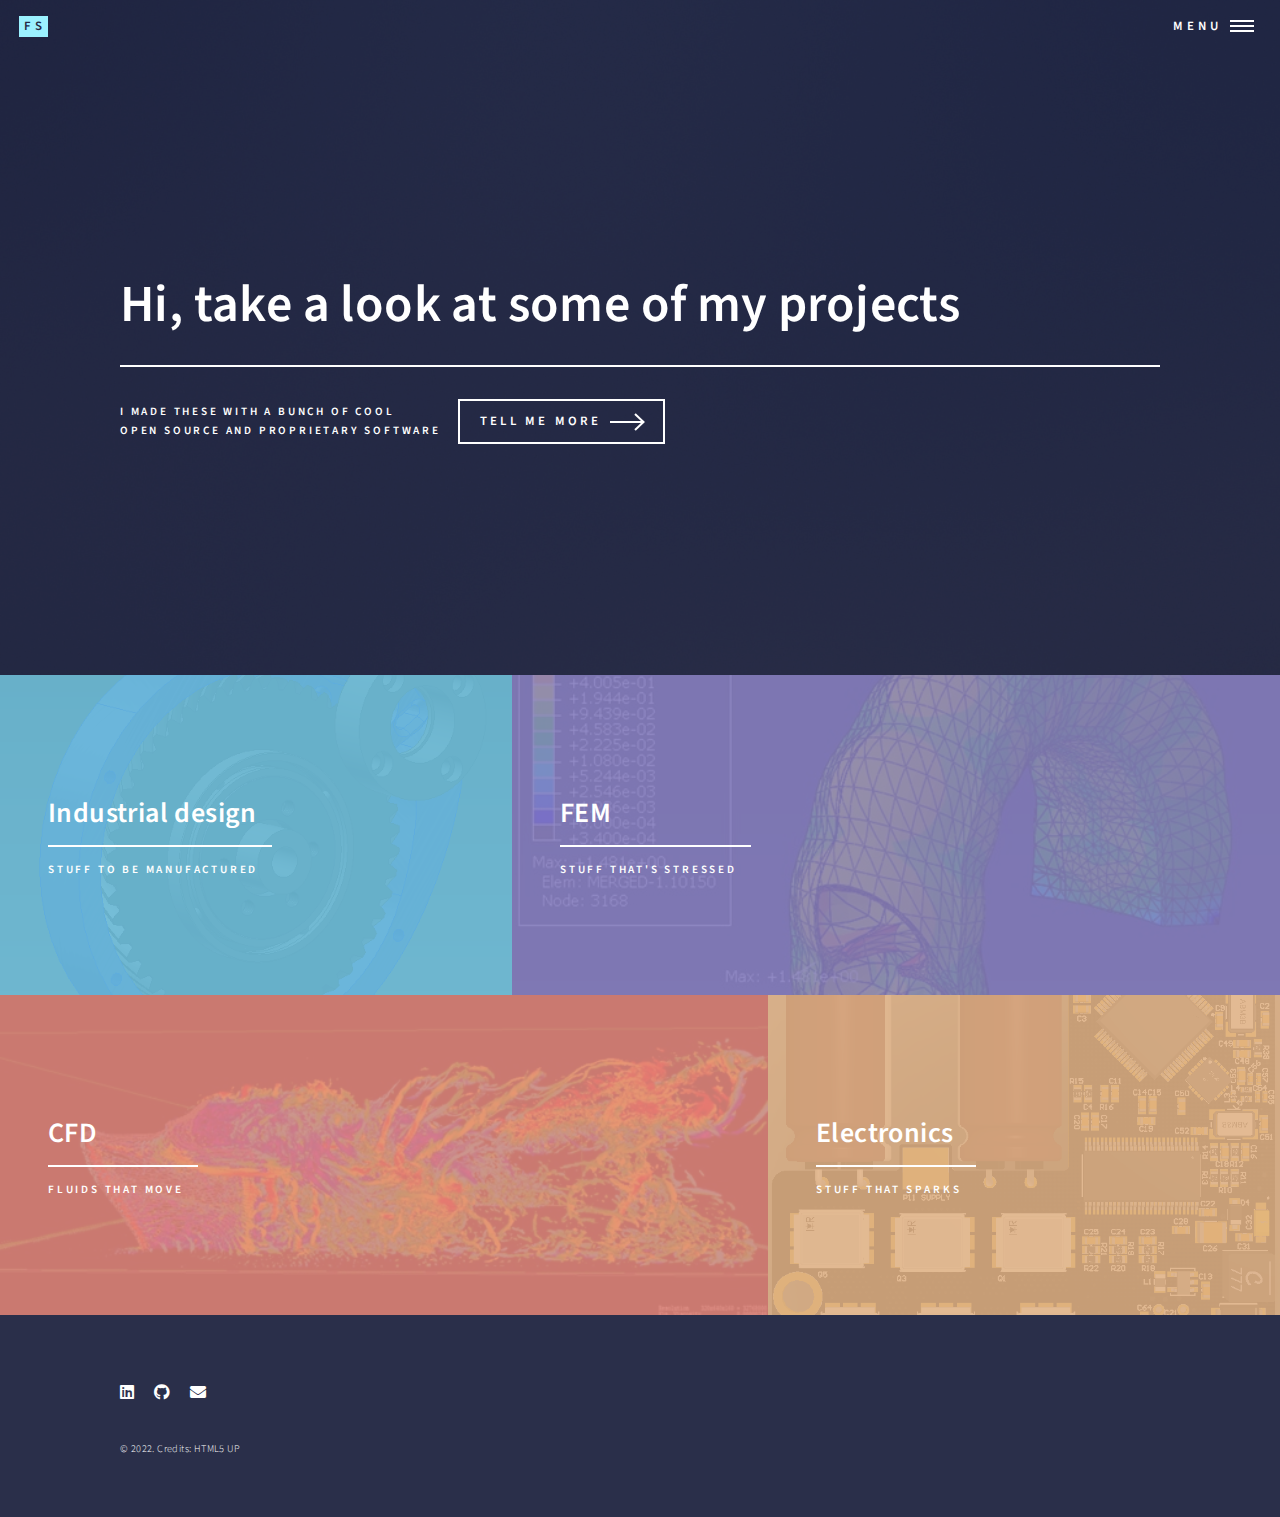
<file: portfolio.html>
<!DOCTYPE HTML>
<!--
	Forty by HTML5 UP
	html5up.net | @ajlkn
	Free for personal and commercial use under the CCA 3.0 license (html5up.net/license)
-->
<html>
	<head>
		<title>Portfolio</title>
		<meta charset="utf-8" />
		<meta name="viewport" content="width=device-width, initial-scale=1, user-scalable=no" />
		<link rel="stylesheet" href="assets/css/forty_main.css" />
		<noscript><link rel="stylesheet" href="assets/css/forty_noscript.css" /></noscript>
	</head>
	<body class="is-preload">

		<!-- Wrapper -->
			<div id="wrapper">

				<!-- Header -->
					<header id="header" class="alt">
						<a href="index.html" class="logo"><strong>FS</strong> <span></span></a>					
						<nav>
							<a href="#menu">Menu</a>
						</nav>
					</header>

				<!-- Menu -->
					<nav id="menu">
						<ul class="links">
							<li><a href="index.html">Home</a></li>
							<li><a href="portfolio.html">Portfolio</a></li>
							<li><a href="generic.html">Generic</a></li>
							<li><a href="elements.html">Elements</a></li>
							<li><a href="landing.html">Landing</a></li>
						</ul>
					</nav>

				<!-- Banner -->
					<section id="banner" class="major">
						<div class="inner">
							<header class="major">
								<h1>Hi, take a look at some of my projects</h1>
							</header>
							<div class="content">
								<p>I made these with a bunch of cool<br />
									open source and proprietary software</p>
								<ul class="actions">
									<li><a href="#one" class="button next scrolly">Tell me more</a></li>
								</ul>
							</div>
						</div>
					</section>

				<!-- Main -->
					<div id="main">

						<!-- One -->
							<section id="one" class="tiles">
								<article>
									<span class="image">
										<img src="images/designMain.jpg" alt="" />
									</span>
									<header class="major">
										<h3><a href="industrial.html" class="link">Industrial design</a></h3>
										<p>Stuff to be manufactured</p>
									</header>
								</article>
								<article>
									<span class="image">
										<img src="images/femMain.jpg" alt="" />
									</span>
									<header class="major">
										<h3><a href="landing.html" class="link">FEM</a></h3>
										<p>Stuff that's stressed</p>
									</header>
								</article>
								<article>
									<span class="image">
										<img src="images/pic03.jpg" alt="" />
									</span>
									<header class="major">
										<h3><a href="landing.html" class="link">CFD</a></h3>
										<p>Fluids that move</p>
									</header>
								</article>
								<article>
									<span class="image">
										<img src="images/pic04.jpg" alt="" />
									</span>
									<header class="major">
										<h3><a href="landing.html" class="link">Electronics</a></h3>
										<p>Stuff that sparks</p>
									</header>
								</article>

							</section>



				<!-- Footer -->
					<footer id="footer">
						<div class="inner">
							<ul class="icons">
								<li><a href="https://www.linkedin.com/in/federico-stancati-487228256/" class="icon brands fa-linkedin"><span class="label">LinkedIn</span></a></li>
								<li><a href="https://github.com/fs2432" class="icon brands fa-github"><span class="label">Github</span></a></li>
								<li><a href="mailto:federico.stancati@gmail.com" class="icon solid fa-envelope"><span class="label">Email</span></a></li>
							</ul>
							</ul>
							<ul class="copyright">
								<span class="copyright">&copy; 2022. Credits: HTML5 UP</span>
							</ul>
						</div>
					</footer>

			</div>

		<!-- Scripts -->
			<script src="assets/js/jquery.min.js"></script>
			<script src="assets/js/jquery.scrolly.min.js"></script>
			<script src="assets/js/jquery.scrollex.min.js"></script>
			<script src="assets/js/browser.min.js"></script>
			<script src="assets/js/breakpoints.min.js"></script>
			<script src="assets/js/util.js"></script>
			<script src="assets/js/main.js"></script>

	</body>
</html>
</file>
<file: assets/css/forty_noscript.css>
/*
	Forty by HTML5 UP
	html5up.net | @ajlkn
	Free for personal and commercial use under the CCA 3.0 license (html5up.net/license)
*/

/* Banner */

	body.is-preload #banner:after {
		opacity: 0.85;
	}

	body.is-preload #banner > .inner {
		-moz-filter: none;
		-webkit-filter: none;
		-ms-filter: none;
		filter: none;
		-moz-transform: none;
		-webkit-transform: none;
		-ms-transform: none;
		transform: none;
		opacity: 1;
	}
</file>
<file: assets/css/forty_main.css>
@import url(fontawesome-all.min.css);
@import url("https://fonts.googleapis.com/css?family=Source+Sans+Pro:300,300italic,600,600italic");

/*
	Forty by HTML5 UP
	html5up.net | @ajlkn
	Free for personal and commercial use under the CCA 3.0 license (html5up.net/license)
*/

html, body, div, span, applet, object,
iframe, h1, h2, h3, h4, h5, h6, p, blockquote,
pre, a, abbr, acronym, address, big, cite,
code, del, dfn, em, img, ins, kbd, q, s, samp,
small, strike, strong, sub, sup, tt, var, b,
u, i, center, dl, dt, dd, ol, ul, li, fieldset,
form, label, legend, table, caption, tbody,
tfoot, thead, tr, th, td, article, aside,
canvas, details, embed, figure, figcaption,
footer, header, hgroup, menu, nav, output, ruby,
section, summary, time, mark, audio, video {
	margin: 0;
	padding: 0;
	border: 0;
	font-size: 100%;
	font: inherit;
	vertical-align: baseline;}

article, aside, details, figcaption, figure,
footer, header, hgroup, menu, nav, section {
	display: block;}

body {
	line-height: 1;
}

ol, ul {
	list-style: none;
}

blockquote, q {
	quotes: none;
}

	blockquote:before, blockquote:after, q:before, q:after {
		content: '';
		content: none;
	}

table {
	border-collapse: collapse;
	border-spacing: 0;
}

body {
	-webkit-text-size-adjust: none;
}

mark {
	background-color: transparent;
	color: inherit;
}

input::-moz-focus-inner {
	border: 0;
	padding: 0;
}

input, select, textarea {
	-moz-appearance: none;
	-webkit-appearance: none;
	-ms-appearance: none;
	appearance: none;
}

/* Basic */

	@-ms-viewport {
		width: device-width;
	}

	body {
		-ms-overflow-style: scrollbar;
	}

	@media screen and (max-width: 480px) {

		html, body {
			min-width: 320px;
		}

	}

	html {
		box-sizing: border-box;
	}

	*, *:before, *:after {
		box-sizing: inherit;
	}

	body {
		background: #242943;
	}

		body.is-preload *, body.is-preload *:before, body.is-preload *:after {
			-moz-animation: none !important;
			-webkit-animation: none !important;
			-ms-animation: none !important;
			animation: none !important;
			-moz-transition: none !important;
			-webkit-transition: none !important;
			-ms-transition: none !important;
			transition: none !important;
		}

/* Type */

	body, input, select, textarea {
		color: #ffffff;
		font-family: "Source Sans Pro", Helvetica, sans-serif;
		font-size: 17pt;
		font-weight: 300;
		letter-spacing: 0.025em;
		line-height: 1.65;
	}

		@media screen and (max-width: 1680px) {

			body, input, select, textarea {
				font-size: 14pt;
			}

		}

		@media screen and (max-width: 1280px) {

			body, input, select, textarea {
				font-size: 12pt;
			}

		}

		@media screen and (max-width: 360px) {

			body, input, select, textarea {
				font-size: 11pt;
			}

		}

	a {
		-moz-transition: color 0.2s ease-in-out, border-bottom-color 0.2s ease-in-out;
		-webkit-transition: color 0.2s ease-in-out, border-bottom-color 0.2s ease-in-out;
		-ms-transition: color 0.2s ease-in-out, border-bottom-color 0.2s ease-in-out;
		transition: color 0.2s ease-in-out, border-bottom-color 0.2s ease-in-out;
		border-bottom: dotted 1px;
		color: inherit;
		text-decoration: none;
	}

		a:hover {
			border-bottom-color: transparent;
			color: #9bf1ff !important;
		}

		a:active {
			color: #53e3fb !important;
		}

	strong, b {
		color: #ffffff;
		font-weight: 600;
	}

	em, i {
		font-style: italic;
	}

	p {
		margin: 0 0 2em 0;
	}

	h1, h2, h3, h4, h5, h6 {
		color: #ffffff;
		font-weight: 600;
		line-height: 1.65;
		margin: 0 0 1em 0;
	}

		h1 a, h2 a, h3 a, h4 a, h5 a, h6 a {
			color: inherit;
			border-bottom: 0;
		}

	h1 {
		font-size: 2.5em;
	}

	h2 {
		font-size: 1.75em;
	}

	h3 {
		font-size: 1.35em;
	}

	h4 {
		font-size: 1.1em;
	}

	h5 {
		font-size: 0.9em;
	}

	h6 {
		font-size: 0.7em;
	}

	@media screen and (max-width: 736px) {

		h1 {
			font-size: 2em;
		}

		h2 {
			font-size: 1.5em;
		}

		h3 {
			font-size: 1.25em;
		}

	}

	sub {
		font-size: 0.8em;
		position: relative;
		top: 0.5em;
	}

	sup {
		font-size: 0.8em;
		position: relative;
		top: -0.5em;
	}

	blockquote {
		border-left: solid 4px rgba(212, 212, 255, 0.1);
		font-style: italic;
		margin: 0 0 2em 0;
		padding: 0.5em 0 0.5em 2em;
	}

	code {
		background: rgba(212, 212, 255, 0.035);
		font-family: "Courier New", monospace;
		font-size: 0.9em;
		margin: 0 0.25em;
		padding: 0.25em 0.65em;
	}

	pre {
		-webkit-overflow-scrolling: touch;
		font-family: "Courier New", monospace;
		font-size: 0.9em;
		margin: 0 0 2em 0;
	}

		pre code {
			display: block;
			line-height: 1.75;
			padding: 1em 1.5em;
			overflow-x: auto;
		}

	hr {
		border: 0;
		border-bottom: solid 1px rgba(212, 212, 255, 0.1);
		margin: 2em 0;
	}

		hr.major {
			margin: 3em 0;
		}

	.align-left {
		text-align: left;
	}

	.align-center {
		text-align: center;
	}

	.align-right {
		text-align: right;
	}

/* Row */

	.row {
		display: flex;
		flex-wrap: wrap;
		box-sizing: border-box;
		align-items: stretch;
	}

		.row > * {
			box-sizing: border-box;
		}

		.row.gtr-uniform > * > :last-child {
			margin-bottom: 0;
		}

		.row.aln-left {
			justify-content: flex-start;
		}

		.row.aln-center {
			justify-content: center;
		}

		.row.aln-right {
			justify-content: flex-end;
		}

		.row.aln-top {
			align-items: flex-start;
		}

		.row.aln-middle {
			align-items: center;
		}

		.row.aln-bottom {
			align-items: flex-end;
		}

		.row > .imp {
			order: -1;
		}

		.row > .col-1 {
			width: 8.33333%;
		}

		.row > .off-1 {
			margin-left: 8.33333%;
		}

		.row > .col-2 {
			width: 16.66667%;
		}

		.row > .off-2 {
			margin-left: 16.66667%;
		}

		.row > .col-3 {
			width: 25%;
		}

		.row > .off-3 {
			margin-left: 25%;
		}

		.row > .col-4 {
			width: 33.33333%;
		}

		.row > .off-4 {
			margin-left: 33.33333%;
		}

		.row > .col-5 {
			width: 41.66667%;
		}

		.row > .off-5 {
			margin-left: 41.66667%;
		}

		.row > .col-6 {
			width: 50%;
		}

		.row > .off-6 {
			margin-left: 50%;
		}

		.row > .col-7 {
			width: 58.33333%;
		}

		.row > .off-7 {
			margin-left: 58.33333%;
		}

		.row > .col-8 {
			width: 66.66667%;
		}

		.row > .off-8 {
			margin-left: 66.66667%;
		}

		.row > .col-9 {
			width: 75%;
		}

		.row > .off-9 {
			margin-left: 75%;
		}

		.row > .col-10 {
			width: 83.33333%;
		}

		.row > .off-10 {
			margin-left: 83.33333%;
		}

		.row > .col-11 {
			width: 91.66667%;
		}

		.row > .off-11 {
			margin-left: 91.66667%;
		}

		.row > .col-12 {
			width: 100%;
		}

		.row > .off-12 {
			margin-left: 100%;
		}

		.row.gtr-0 {
			margin-top: 0;
			margin-left: 0em;
		}

			.row.gtr-0 > * {
				padding: 0 0 0 0em;
			}

			.row.gtr-0.gtr-uniform {
				margin-top: 0em;
			}

				.row.gtr-0.gtr-uniform > * {
					padding-top: 0em;
				}

		.row.gtr-25 {
			margin-top: 0;
			margin-left: -0.5em;
		}

			.row.gtr-25 > * {
				padding: 0 0 0 0.5em;
			}

			.row.gtr-25.gtr-uniform {
				margin-top: -0.5em;
			}

				.row.gtr-25.gtr-uniform > * {
					padding-top: 0.5em;
				}

		.row.gtr-50 {
			margin-top: 0;
			margin-left: -1em;
		}

			.row.gtr-50 > * {
				padding: 0 0 0 1em;
			}

			.row.gtr-50.gtr-uniform {
				margin-top: -1em;
			}

				.row.gtr-50.gtr-uniform > * {
					padding-top: 1em;
				}

		.row {
			margin-top: 0;
			margin-left: -2em;
		}

			.row > * {
				padding: 0 0 0 2em;
			}

			.row.gtr-uniform {
				margin-top: -2em;
			}

				.row.gtr-uniform > * {
					padding-top: 2em;
				}

		.row.gtr-150 {
			margin-top: 0;
			margin-left: -3em;
		}

			.row.gtr-150 > * {
				padding: 0 0 0 3em;
			}

			.row.gtr-150.gtr-uniform {
				margin-top: -3em;
			}

				.row.gtr-150.gtr-uniform > * {
					padding-top: 3em;
				}

		.row.gtr-200 {
			margin-top: 0;
			margin-left: -4em;
		}

			.row.gtr-200 > * {
				padding: 0 0 0 4em;
			}

			.row.gtr-200.gtr-uniform {
				margin-top: -4em;
			}

				.row.gtr-200.gtr-uniform > * {
					padding-top: 4em;
				}

		@media screen and (max-width: 1680px) {

			.row {
				display: flex;
				flex-wrap: wrap;
				box-sizing: border-box;
				align-items: stretch;
			}

				.row > * {
					box-sizing: border-box;
				}

				.row.gtr-uniform > * > :last-child {
					margin-bottom: 0;
				}

				.row.aln-left {
					justify-content: flex-start;
				}

				.row.aln-center {
					justify-content: center;
				}

				.row.aln-right {
					justify-content: flex-end;
				}

				.row.aln-top {
					align-items: flex-start;
				}

				.row.aln-middle {
					align-items: center;
				}

				.row.aln-bottom {
					align-items: flex-end;
				}

				.row > .imp-xlarge {
					order: -1;
				}

				.row > .col-1-xlarge {
					width: 8.33333%;
				}

				.row > .off-1-xlarge {
					margin-left: 8.33333%;
				}

				.row > .col-2-xlarge {
					width: 16.66667%;
				}

				.row > .off-2-xlarge {
					margin-left: 16.66667%;
				}

				.row > .col-3-xlarge {
					width: 25%;
				}

				.row > .off-3-xlarge {
					margin-left: 25%;
				}

				.row > .col-4-xlarge {
					width: 33.33333%;
				}

				.row > .off-4-xlarge {
					margin-left: 33.33333%;
				}

				.row > .col-5-xlarge {
					width: 41.66667%;
				}

				.row > .off-5-xlarge {
					margin-left: 41.66667%;
				}

				.row > .col-6-xlarge {
					width: 50%;
				}

				.row > .off-6-xlarge {
					margin-left: 50%;
				}

				.row > .col-7-xlarge {
					width: 58.33333%;
				}

				.row > .off-7-xlarge {
					margin-left: 58.33333%;
				}

				.row > .col-8-xlarge {
					width: 66.66667%;
				}

				.row > .off-8-xlarge {
					margin-left: 66.66667%;
				}

				.row > .col-9-xlarge {
					width: 75%;
				}

				.row > .off-9-xlarge {
					margin-left: 75%;
				}

				.row > .col-10-xlarge {
					width: 83.33333%;
				}

				.row > .off-10-xlarge {
					margin-left: 83.33333%;
				}

				.row > .col-11-xlarge {
					width: 91.66667%;
				}

				.row > .off-11-xlarge {
					margin-left: 91.66667%;
				}

				.row > .col-12-xlarge {
					width: 100%;
				}

				.row > .off-12-xlarge {
					margin-left: 100%;
				}

				.row.gtr-0 {
					margin-top: 0;
					margin-left: 0em;
				}

					.row.gtr-0 > * {
						padding: 0 0 0 0em;
					}

					.row.gtr-0.gtr-uniform {
						margin-top: 0em;
					}

						.row.gtr-0.gtr-uniform > * {
							padding-top: 0em;
						}

				.row.gtr-25 {
					margin-top: 0;
					margin-left: -0.5em;
				}

					.row.gtr-25 > * {
						padding: 0 0 0 0.5em;
					}

					.row.gtr-25.gtr-uniform {
						margin-top: -0.5em;
					}

						.row.gtr-25.gtr-uniform > * {
							padding-top: 0.5em;
						}

				.row.gtr-50 {
					margin-top: 0;
					margin-left: -1em;
				}

					.row.gtr-50 > * {
						padding: 0 0 0 1em;
					}

					.row.gtr-50.gtr-uniform {
						margin-top: -1em;
					}

						.row.gtr-50.gtr-uniform > * {
							padding-top: 1em;
						}

				.row {
					margin-top: 0;
					margin-left: -2em;
				}

					.row > * {
						padding: 0 0 0 2em;
					}

					.row.gtr-uniform {
						margin-top: -2em;
					}

						.row.gtr-uniform > * {
							padding-top: 2em;
						}

				.row.gtr-150 {
					margin-top: 0;
					margin-left: -3em;
				}

					.row.gtr-150 > * {
						padding: 0 0 0 3em;
					}

					.row.gtr-150.gtr-uniform {
						margin-top: -3em;
					}

						.row.gtr-150.gtr-uniform > * {
							padding-top: 3em;
						}

				.row.gtr-200 {
					margin-top: 0;
					margin-left: -4em;
				}

					.row.gtr-200 > * {
						padding: 0 0 0 4em;
					}

					.row.gtr-200.gtr-uniform {
						margin-top: -4em;
					}

						.row.gtr-200.gtr-uniform > * {
							padding-top: 4em;
						}

		}

		@media screen and (max-width: 1280px) {

			.row {
				display: flex;
				flex-wrap: wrap;
				box-sizing: border-box;
				align-items: stretch;
			}

				.row > * {
					box-sizing: border-box;
				}

				.row.gtr-uniform > * > :last-child {
					margin-bottom: 0;
				}

				.row.aln-left {
					justify-content: flex-start;
				}

				.row.aln-center {
					justify-content: center;
				}

				.row.aln-right {
					justify-content: flex-end;
				}

				.row.aln-top {
					align-items: flex-start;
				}

				.row.aln-middle {
					align-items: center;
				}

				.row.aln-bottom {
					align-items: flex-end;
				}

				.row > .imp-large {
					order: -1;
				}

				.row > .col-1-large {
					width: 8.33333%;
				}

				.row > .off-1-large {
					margin-left: 8.33333%;
				}

				.row > .col-2-large {
					width: 16.66667%;
				}

				.row > .off-2-large {
					margin-left: 16.66667%;
				}

				.row > .col-3-large {
					width: 25%;
				}

				.row > .off-3-large {
					margin-left: 25%;
				}

				.row > .col-4-large {
					width: 33.33333%;
				}

				.row > .off-4-large {
					margin-left: 33.33333%;
				}

				.row > .col-5-large {
					width: 41.66667%;
				}

				.row > .off-5-large {
					margin-left: 41.66667%;
				}

				.row > .col-6-large {
					width: 50%;
				}

				.row > .off-6-large {
					margin-left: 50%;
				}

				.row > .col-7-large {
					width: 58.33333%;
				}

				.row > .off-7-large {
					margin-left: 58.33333%;
				}

				.row > .col-8-large {
					width: 66.66667%;
				}

				.row > .off-8-large {
					margin-left: 66.66667%;
				}

				.row > .col-9-large {
					width: 75%;
				}

				.row > .off-9-large {
					margin-left: 75%;
				}

				.row > .col-10-large {
					width: 83.33333%;
				}

				.row > .off-10-large {
					margin-left: 83.33333%;
				}

				.row > .col-11-large {
					width: 91.66667%;
				}

				.row > .off-11-large {
					margin-left: 91.66667%;
				}

				.row > .col-12-large {
					width: 100%;
				}

				.row > .off-12-large {
					margin-left: 100%;
				}

				.row.gtr-0 {
					margin-top: 0;
					margin-left: 0em;
				}

					.row.gtr-0 > * {
						padding: 0 0 0 0em;
					}

					.row.gtr-0.gtr-uniform {
						margin-top: 0em;
					}

						.row.gtr-0.gtr-uniform > * {
							padding-top: 0em;
						}

				.row.gtr-25 {
					margin-top: 0;
					margin-left: -0.375em;
				}

					.row.gtr-25 > * {
						padding: 0 0 0 0.375em;
					}

					.row.gtr-25.gtr-uniform {
						margin-top: -0.375em;
					}

						.row.gtr-25.gtr-uniform > * {
							padding-top: 0.375em;
						}

				.row.gtr-50 {
					margin-top: 0;
					margin-left: -0.75em;
				}

					.row.gtr-50 > * {
						padding: 0 0 0 0.75em;
					}

					.row.gtr-50.gtr-uniform {
						margin-top: -0.75em;
					}

						.row.gtr-50.gtr-uniform > * {
							padding-top: 0.75em;
						}

				.row {
					margin-top: 0;
					margin-left: -1.5em;
				}

					.row > * {
						padding: 0 0 0 1.5em;
					}

					.row.gtr-uniform {
						margin-top: -1.5em;
					}

						.row.gtr-uniform > * {
							padding-top: 1.5em;
						}

				.row.gtr-150 {
					margin-top: 0;
					margin-left: -2.25em;
				}

					.row.gtr-150 > * {
						padding: 0 0 0 2.25em;
					}

					.row.gtr-150.gtr-uniform {
						margin-top: -2.25em;
					}

						.row.gtr-150.gtr-uniform > * {
							padding-top: 2.25em;
						}

				.row.gtr-200 {
					margin-top: 0;
					margin-left: -3em;
				}

					.row.gtr-200 > * {
						padding: 0 0 0 3em;
					}

					.row.gtr-200.gtr-uniform {
						margin-top: -3em;
					}

						.row.gtr-200.gtr-uniform > * {
							padding-top: 3em;
						}

		}

		@media screen and (max-width: 980px) {

			.row {
				display: flex;
				flex-wrap: wrap;
				box-sizing: border-box;
				align-items: stretch;
			}

				.row > * {
					box-sizing: border-box;
				}

				.row.gtr-uniform > * > :last-child {
					margin-bottom: 0;
				}

				.row.aln-left {
					justify-content: flex-start;
				}

				.row.aln-center {
					justify-content: center;
				}

				.row.aln-right {
					justify-content: flex-end;
				}

				.row.aln-top {
					align-items: flex-start;
				}

				.row.aln-middle {
					align-items: center;
				}

				.row.aln-bottom {
					align-items: flex-end;
				}

				.row > .imp-medium {
					order: -1;
				}

				.row > .col-1-medium {
					width: 8.33333%;
				}

				.row > .off-1-medium {
					margin-left: 8.33333%;
				}

				.row > .col-2-medium {
					width: 16.66667%;
				}

				.row > .off-2-medium {
					margin-left: 16.66667%;
				}

				.row > .col-3-medium {
					width: 25%;
				}

				.row > .off-3-medium {
					margin-left: 25%;
				}

				.row > .col-4-medium {
					width: 33.33333%;
				}

				.row > .off-4-medium {
					margin-left: 33.33333%;
				}

				.row > .col-5-medium {
					width: 41.66667%;
				}

				.row > .off-5-medium {
					margin-left: 41.66667%;
				}

				.row > .col-6-medium {
					width: 50%;
				}

				.row > .off-6-medium {
					margin-left: 50%;
				}

				.row > .col-7-medium {
					width: 58.33333%;
				}

				.row > .off-7-medium {
					margin-left: 58.33333%;
				}

				.row > .col-8-medium {
					width: 66.66667%;
				}

				.row > .off-8-medium {
					margin-left: 66.66667%;
				}

				.row > .col-9-medium {
					width: 75%;
				}

				.row > .off-9-medium {
					margin-left: 75%;
				}

				.row > .col-10-medium {
					width: 83.33333%;
				}

				.row > .off-10-medium {
					margin-left: 83.33333%;
				}

				.row > .col-11-medium {
					width: 91.66667%;
				}

				.row > .off-11-medium {
					margin-left: 91.66667%;
				}

				.row > .col-12-medium {
					width: 100%;
				}

				.row > .off-12-medium {
					margin-left: 100%;
				}

				.row.gtr-0 {
					margin-top: 0;
					margin-left: 0em;
				}

					.row.gtr-0 > * {
						padding: 0 0 0 0em;
					}

					.row.gtr-0.gtr-uniform {
						margin-top: 0em;
					}

						.row.gtr-0.gtr-uniform > * {
							padding-top: 0em;
						}

				.row.gtr-25 {
					margin-top: 0;
					margin-left: -0.375em;
				}

					.row.gtr-25 > * {
						padding: 0 0 0 0.375em;
					}

					.row.gtr-25.gtr-uniform {
						margin-top: -0.375em;
					}

						.row.gtr-25.gtr-uniform > * {
							padding-top: 0.375em;
						}

				.row.gtr-50 {
					margin-top: 0;
					margin-left: -0.75em;
				}

					.row.gtr-50 > * {
						padding: 0 0 0 0.75em;
					}

					.row.gtr-50.gtr-uniform {
						margin-top: -0.75em;
					}

						.row.gtr-50.gtr-uniform > * {
							padding-top: 0.75em;
						}

				.row {
					margin-top: 0;
					margin-left: -1.5em;
				}

					.row > * {
						padding: 0 0 0 1.5em;
					}

					.row.gtr-uniform {
						margin-top: -1.5em;
					}

						.row.gtr-uniform > * {
							padding-top: 1.5em;
						}

				.row.gtr-150 {
					margin-top: 0;
					margin-left: -2.25em;
				}

					.row.gtr-150 > * {
						padding: 0 0 0 2.25em;
					}

					.row.gtr-150.gtr-uniform {
						margin-top: -2.25em;
					}

						.row.gtr-150.gtr-uniform > * {
							padding-top: 2.25em;
						}

				.row.gtr-200 {
					margin-top: 0;
					margin-left: -3em;
				}

					.row.gtr-200 > * {
						padding: 0 0 0 3em;
					}

					.row.gtr-200.gtr-uniform {
						margin-top: -3em;
					}

						.row.gtr-200.gtr-uniform > * {
							padding-top: 3em;
						}

		}

		@media screen and (max-width: 736px) {

			.row {
				display: flex;
				flex-wrap: wrap;
				box-sizing: border-box;
				align-items: stretch;
			}

				.row > * {
					box-sizing: border-box;
				}

				.row.gtr-uniform > * > :last-child {
					margin-bottom: 0;
				}

				.row.aln-left {
					justify-content: flex-start;
				}

				.row.aln-center {
					justify-content: center;
				}

				.row.aln-right {
					justify-content: flex-end;
				}

				.row.aln-top {
					align-items: flex-start;
				}

				.row.aln-middle {
					align-items: center;
				}

				.row.aln-bottom {
					align-items: flex-end;
				}

				.row > .imp-small {
					order: -1;
				}

				.row > .col-1-small {
					width: 8.33333%;
				}

				.row > .off-1-small {
					margin-left: 8.33333%;
				}

				.row > .col-2-small {
					width: 16.66667%;
				}

				.row > .off-2-small {
					margin-left: 16.66667%;
				}

				.row > .col-3-small {
					width: 25%;
				}

				.row > .off-3-small {
					margin-left: 25%;
				}

				.row > .col-4-small {
					width: 33.33333%;
				}

				.row > .off-4-small {
					margin-left: 33.33333%;
				}

				.row > .col-5-small {
					width: 41.66667%;
				}

				.row > .off-5-small {
					margin-left: 41.66667%;
				}

				.row > .col-6-small {
					width: 50%;
				}

				.row > .off-6-small {
					margin-left: 50%;
				}

				.row > .col-7-small {
					width: 58.33333%;
				}

				.row > .off-7-small {
					margin-left: 58.33333%;
				}

				.row > .col-8-small {
					width: 66.66667%;
				}

				.row > .off-8-small {
					margin-left: 66.66667%;
				}

				.row > .col-9-small {
					width: 75%;
				}

				.row > .off-9-small {
					margin-left: 75%;
				}

				.row > .col-10-small {
					width: 83.33333%;
				}

				.row > .off-10-small {
					margin-left: 83.33333%;
				}

				.row > .col-11-small {
					width: 91.66667%;
				}

				.row > .off-11-small {
					margin-left: 91.66667%;
				}

				.row > .col-12-small {
					width: 100%;
				}

				.row > .off-12-small {
					margin-left: 100%;
				}

				.row.gtr-0 {
					margin-top: 0;
					margin-left: 0em;
				}

					.row.gtr-0 > * {
						padding: 0 0 0 0em;
					}

					.row.gtr-0.gtr-uniform {
						margin-top: 0em;
					}

						.row.gtr-0.gtr-uniform > * {
							padding-top: 0em;
						}

				.row.gtr-25 {
					margin-top: 0;
					margin-left: -0.3125em;
				}

					.row.gtr-25 > * {
						padding: 0 0 0 0.3125em;
					}

					.row.gtr-25.gtr-uniform {
						margin-top: -0.3125em;
					}

						.row.gtr-25.gtr-uniform > * {
							padding-top: 0.3125em;
						}

				.row.gtr-50 {
					margin-top: 0;
					margin-left: -0.625em;
				}

					.row.gtr-50 > * {
						padding: 0 0 0 0.625em;
					}

					.row.gtr-50.gtr-uniform {
						margin-top: -0.625em;
					}

						.row.gtr-50.gtr-uniform > * {
							padding-top: 0.625em;
						}

				.row {
					margin-top: 0;
					margin-left: -1.25em;
				}

					.row > * {
						padding: 0 0 0 1.25em;
					}

					.row.gtr-uniform {
						margin-top: -1.25em;
					}

						.row.gtr-uniform > * {
							padding-top: 1.25em;
						}

				.row.gtr-150 {
					margin-top: 0;
					margin-left: -1.875em;
				}

					.row.gtr-150 > * {
						padding: 0 0 0 1.875em;
					}

					.row.gtr-150.gtr-uniform {
						margin-top: -1.875em;
					}

						.row.gtr-150.gtr-uniform > * {
							padding-top: 1.875em;
						}

				.row.gtr-200 {
					margin-top: 0;
					margin-left: -2.5em;
				}

					.row.gtr-200 > * {
						padding: 0 0 0 2.5em;
					}

					.row.gtr-200.gtr-uniform {
						margin-top: -2.5em;
					}

						.row.gtr-200.gtr-uniform > * {
							padding-top: 2.5em;
						}

		}

		@media screen and (max-width: 480px) {

			.row {
				display: flex;
				flex-wrap: wrap;
				box-sizing: border-box;
				align-items: stretch;
			}

				.row > * {
					box-sizing: border-box;
				}

				.row.gtr-uniform > * > :last-child {
					margin-bottom: 0;
				}

				.row.aln-left {
					justify-content: flex-start;
				}

				.row.aln-center {
					justify-content: center;
				}

				.row.aln-right {
					justify-content: flex-end;
				}

				.row.aln-top {
					align-items: flex-start;
				}

				.row.aln-middle {
					align-items: center;
				}

				.row.aln-bottom {
					align-items: flex-end;
				}

				.row > .imp-xsmall {
					order: -1;
				}

				.row > .col-1-xsmall {
					width: 8.33333%;
				}

				.row > .off-1-xsmall {
					margin-left: 8.33333%;
				}

				.row > .col-2-xsmall {
					width: 16.66667%;
				}

				.row > .off-2-xsmall {
					margin-left: 16.66667%;
				}

				.row > .col-3-xsmall {
					width: 25%;
				}

				.row > .off-3-xsmall {
					margin-left: 25%;
				}

				.row > .col-4-xsmall {
					width: 33.33333%;
				}

				.row > .off-4-xsmall {
					margin-left: 33.33333%;
				}

				.row > .col-5-xsmall {
					width: 41.66667%;
				}

				.row > .off-5-xsmall {
					margin-left: 41.66667%;
				}

				.row > .col-6-xsmall {
					width: 50%;
				}

				.row > .off-6-xsmall {
					margin-left: 50%;
				}

				.row > .col-7-xsmall {
					width: 58.33333%;
				}

				.row > .off-7-xsmall {
					margin-left: 58.33333%;
				}

				.row > .col-8-xsmall {
					width: 66.66667%;
				}

				.row > .off-8-xsmall {
					margin-left: 66.66667%;
				}

				.row > .col-9-xsmall {
					width: 75%;
				}

				.row > .off-9-xsmall {
					margin-left: 75%;
				}

				.row > .col-10-xsmall {
					width: 83.33333%;
				}

				.row > .off-10-xsmall {
					margin-left: 83.33333%;
				}

				.row > .col-11-xsmall {
					width: 91.66667%;
				}

				.row > .off-11-xsmall {
					margin-left: 91.66667%;
				}

				.row > .col-12-xsmall {
					width: 100%;
				}

				.row > .off-12-xsmall {
					margin-left: 100%;
				}

				.row.gtr-0 {
					margin-top: 0;
					margin-left: 0em;
				}

					.row.gtr-0 > * {
						padding: 0 0 0 0em;
					}

					.row.gtr-0.gtr-uniform {
						margin-top: 0em;
					}

						.row.gtr-0.gtr-uniform > * {
							padding-top: 0em;
						}

				.row.gtr-25 {
					margin-top: 0;
					margin-left: -0.3125em;
				}

					.row.gtr-25 > * {
						padding: 0 0 0 0.3125em;
					}

					.row.gtr-25.gtr-uniform {
						margin-top: -0.3125em;
					}

						.row.gtr-25.gtr-uniform > * {
							padding-top: 0.3125em;
						}

				.row.gtr-50 {
					margin-top: 0;
					margin-left: -0.625em;
				}

					.row.gtr-50 > * {
						padding: 0 0 0 0.625em;
					}

					.row.gtr-50.gtr-uniform {
						margin-top: -0.625em;
					}

						.row.gtr-50.gtr-uniform > * {
							padding-top: 0.625em;
						}

				.row {
					margin-top: 0;
					margin-left: -1.25em;
				}

					.row > * {
						padding: 0 0 0 1.25em;
					}

					.row.gtr-uniform {
						margin-top: -1.25em;
					}

						.row.gtr-uniform > * {
							padding-top: 1.25em;
						}

				.row.gtr-150 {
					margin-top: 0;
					margin-left: -1.875em;
				}

					.row.gtr-150 > * {
						padding: 0 0 0 1.875em;
					}

					.row.gtr-150.gtr-uniform {
						margin-top: -1.875em;
					}

						.row.gtr-150.gtr-uniform > * {
							padding-top: 1.875em;
						}

				.row.gtr-200 {
					margin-top: 0;
					margin-left: -2.5em;
				}

					.row.gtr-200 > * {
						padding: 0 0 0 2.5em;
					}

					.row.gtr-200.gtr-uniform {
						margin-top: -2.5em;
					}

						.row.gtr-200.gtr-uniform > * {
							padding-top: 2.5em;
						}

		}

/* Section/Article */

	section.special, article.special {
		text-align: center;
	}

	header.major {
		width: -moz-max-content;
		width: -webkit-max-content;
		width: -ms-max-content;
		width: max-content;
		margin-bottom: 2em;
	}

		header.major > :first-child {
			margin-bottom: 0;
			width: calc(100% + 0.5em);
		}

			header.major > :first-child:after {
				content: '';
				background-color: #ffffff;
				display: block;
				height: 2px;
				margin: 0.325em 0 0.5em 0;
				width: 100%;
			}

		header.major > p {
			font-size: 0.7em;
			font-weight: 600;
			letter-spacing: 0.25em;
			margin-bottom: 0;
			text-transform: uppercase;
		}

		body.is-ie header.major > :first-child:after {
			max-width: 9em;
		}

		body.is-ie header.major > h1:after {
			max-width: 100% !important;
		}

	@media screen and (max-width: 736px) {

		header.major > p br {
			display: none;
		}

	}

/* Form */

	form {
		margin: 0 0 2em 0;
	}

		form > :last-child {
			margin-bottom: 0;
		}

		form > .fields {
			display: -moz-flex;
			display: -webkit-flex;
			display: -ms-flex;
			display: flex;
			-moz-flex-wrap: wrap;
			-webkit-flex-wrap: wrap;
			-ms-flex-wrap: wrap;
			flex-wrap: wrap;
			width: calc(100% + 3em);
			margin: -1.5em 0 2em -1.5em;
		}

			form > .fields > .field {
				-moz-flex-grow: 0;
				-webkit-flex-grow: 0;
				-ms-flex-grow: 0;
				flex-grow: 0;
				-moz-flex-shrink: 0;
				-webkit-flex-shrink: 0;
				-ms-flex-shrink: 0;
				flex-shrink: 0;
				padding: 1.5em 0 0 1.5em;
				width: calc(100% - 1.5em);
			}

				form > .fields > .field.half {
					width: calc(50% - 0.75em);
				}

				form > .fields > .field.third {
					width: calc(100%/3 - 0.5em);
				}

				form > .fields > .field.quarter {
					width: calc(25% - 0.375em);
				}

		@media screen and (max-width: 480px) {

			form > .fields {
				width: calc(100% + 3em);
				margin: -1.5em 0 2em -1.5em;
			}

				form > .fields > .field {
					padding: 1.5em 0 0 1.5em;
					width: calc(100% - 1.5em);
				}

					form > .fields > .field.half {
						width: calc(100% - 1.5em);
					}

					form > .fields > .field.third {
						width: calc(100% - 1.5em);
					}

					form > .fields > .field.quarter {
						width: calc(100% - 1.5em);
					}

		}

	label {
		color: #ffffff;
		display: block;
		font-size: 0.8em;
		font-weight: 600;
		letter-spacing: 0.25em;
		margin: 0 0 1em 0;
		text-transform: uppercase;
	}

	input[type="text"],
	input[type="password"],
	input[type="email"],
	input[type="tel"],
	input[type="search"],
	input[type="url"],
	select,
	textarea {
		-moz-appearance: none;
		-webkit-appearance: none;
		-ms-appearance: none;
		appearance: none;
		background: rgba(212, 212, 255, 0.035);
		border: none;
		border-radius: 0;
		color: inherit;
		display: block;
		outline: 0;
		padding: 0 1em;
		text-decoration: none;
		width: 100%;
	}

		input[type="text"]:invalid,
		input[type="password"]:invalid,
		input[type="email"]:invalid,
		input[type="tel"]:invalid,
		input[type="search"]:invalid,
		input[type="url"]:invalid,
		select:invalid,
		textarea:invalid {
			box-shadow: none;
		}

		input[type="text"]:focus,
		input[type="password"]:focus,
		input[type="email"]:focus,
		input[type="tel"]:focus,
		input[type="search"]:focus,
		input[type="url"]:focus,
		select:focus,
		textarea:focus {
			border-color: #9bf1ff;
			box-shadow: 0 0 0 2px #9bf1ff;
		}

	select {
		background-image: url("data:image/svg+xml;charset=utf8,%3Csvg xmlns='http://www.w3.org/2000/svg' width='40' height='40' preserveAspectRatio='none' viewBox='0 0 40 40'%3E%3Cpath d='M9.4,12.3l10.4,10.4l10.4-10.4c0.2-0.2,0.5-0.4,0.9-0.4c0.3,0,0.6,0.1,0.9,0.4l3.3,3.3c0.2,0.2,0.4,0.5,0.4,0.9 c0,0.4-0.1,0.6-0.4,0.9L20.7,31.9c-0.2,0.2-0.5,0.4-0.9,0.4c-0.3,0-0.6-0.1-0.9-0.4L4.3,17.3c-0.2-0.2-0.4-0.5-0.4-0.9 c0-0.4,0.1-0.6,0.4-0.9l3.3-3.3c0.2-0.2,0.5-0.4,0.9-0.4S9.1,12.1,9.4,12.3z' fill='rgba(212, 212, 255, 0.1)' /%3E%3C/svg%3E");
		background-size: 1.25rem;
		background-repeat: no-repeat;
		background-position: calc(100% - 1rem) center;
		height: 2.75em;
		padding-right: 2.75em;
		text-overflow: ellipsis;
	}

		select option {
			color: #ffffff;
			background: #242943;
		}

		select:focus::-ms-value {
			background-color: transparent;
		}

		select::-ms-expand {
			display: none;
		}

	input[type="text"],
	input[type="password"],
	input[type="email"],
	input[type="tel"],
	input[type="search"],
	input[type="url"],
	select {
		height: 2.75em;
	}

	textarea {
		padding: 0.75em 1em;
	}

	input[type="checkbox"],
	input[type="radio"] {
		-moz-appearance: none;
		-webkit-appearance: none;
		-ms-appearance: none;
		appearance: none;
		display: block;
		float: left;
		margin-right: -2em;
		opacity: 0;
		width: 1em;
		z-index: -1;
	}

		input[type="checkbox"] + label,
		input[type="radio"] + label {
			text-decoration: none;
			color: #ffffff;
			cursor: pointer;
			display: inline-block;
			font-weight: 300;
			padding-left: 2.65em;
			padding-right: 0.75em;
			position: relative;
		}

			input[type="checkbox"] + label:before,
			input[type="radio"] + label:before {
				-moz-osx-font-smoothing: grayscale;
				-webkit-font-smoothing: antialiased;
				display: inline-block;
				font-style: normal;
				font-variant: normal;
				text-rendering: auto;
				line-height: 1;
				text-transform: none !important;
				font-family: 'Font Awesome 5 Free';
				font-weight: 900;
			}

			input[type="checkbox"] + label:before,
			input[type="radio"] + label:before {
				background: rgba(212, 212, 255, 0.035);
				content: '';
				display: inline-block;
				font-size: 0.8em;
				height: 2.0625em;
				left: 0;
				letter-spacing: 0;
				line-height: 2.0625em;
				position: absolute;
				text-align: center;
				top: 0;
				width: 2.0625em;
			}

		input[type="checkbox"]:checked + label:before,
		input[type="radio"]:checked + label:before {
			background: #ffffff;
			border-color: #9bf1ff;
			content: '\f00c';
			color: #242943;
		}

		input[type="checkbox"]:focus + label:before,
		input[type="radio"]:focus + label:before {
			box-shadow: 0 0 0 2px #9bf1ff;
		}

	input[type="radio"] + label:before {
		border-radius: 100%;
	}

	::-webkit-input-placeholder {
		color: rgba(244, 244, 255, 0.2) !important;
		opacity: 1.0;
	}

	:-moz-placeholder {
		color: rgba(244, 244, 255, 0.2) !important;
		opacity: 1.0;
	}

	::-moz-placeholder {
		color: rgba(244, 244, 255, 0.2) !important;
		opacity: 1.0;
	}

	:-ms-input-placeholder {
		color: rgba(244, 244, 255, 0.2) !important;
		opacity: 1.0;
	}

/* Box */

	.box {
		border: solid 1px rgba(212, 212, 255, 0.1);
		margin-bottom: 2em;
		padding: 1.5em;
	}

		.box > :last-child,
		.box > :last-child > :last-child,
		.box > :last-child > :last-child > :last-child {
			margin-bottom: 0;
		}

		.box.alt {
			border: 0;
			border-radius: 0;
			padding: 0;
		}

/* Icon */

	.icon {
		text-decoration: none;
		border-bottom: none;
		position: relative;
	}

		.icon:before {
			-moz-osx-font-smoothing: grayscale;
			-webkit-font-smoothing: antialiased;
			display: inline-block;
			font-style: normal;
			font-variant: normal;
			text-rendering: auto;
			line-height: 1;
			text-transform: none !important;
			font-family: 'Font Awesome 5 Free';
			font-weight: 400;
		}

		.icon > .label {
			display: none;
		}

		.icon:before {
			line-height: inherit;
		}

		.icon.solid:before {
			font-weight: 900;
		}

		.icon.brands:before {
			font-family: 'Font Awesome 5 Brands';
		}

		.icon.alt:before {
			background-color: #ffffff;
			border-radius: 100%;
			color: #242943;
			display: inline-block;
			height: 2em;
			line-height: 2em;
			text-align: center;
			width: 2em;
		}

	a.icon.alt:before {
		-moz-transition: background-color 0.2s ease-in-out;
		-webkit-transition: background-color 0.2s ease-in-out;
		-ms-transition: background-color 0.2s ease-in-out;
		transition: background-color 0.2s ease-in-out;
	}

	a.icon.alt:hover:before {
		background-color: #6fc3df;
	}

	a.icon.alt:active:before {
		background-color: #37a6cb;
	}

/* Image */

	.image {
		border: 0;
		display: inline-block;
		position: relative;
	}

		.image img {
			display: block;
		}

		.image.left, .image.right {
			max-width: 30%;
		}

			.image.left img, .image.right img {
				width: 100%;
			}

		.image.left {
			float: left;
			margin: 0 1.5em 1.25em 0;
			top: 0.25em;
		}

		.image.right {
			float: right;
			margin: 0 0 1.25em 1.5em;
			top: 0.25em;
		}

		.image.fit {
			display: block;
			margin: 0 0 2em 0;
			width: 100%;
		}

			.image.fit img {
				width: 100%;
			}

		.image.main {
			display: block;
			margin: 2.5em 0;
			width: 100%;
		}

			.image.main img {
				width: 100%;
			}

			@media screen and (max-width: 736px) {

				.image.main {
					margin: 1.5em 0;
				}

			}

/* List */

	ol {
		list-style: decimal;
		margin: 0 0 2em 0;
		padding-left: 1.25em;
	}

		ol li {
			padding-left: 0.25em;
		}

	ul {
		list-style: disc;
		margin: 0 0 2em 0;
		padding-left: 1em;
	}

		ul li {
			padding-left: 0.5em;
		}

		ul.alt {
			list-style: none;
			padding-left: 0;
		}

			ul.alt li {
				border-top: solid 1px rgba(212, 212, 255, 0.1);
				padding: 0.5em 0;
			}

				ul.alt li:first-child {
					border-top: 0;
					padding-top: 0;
				}

	dl {
		margin: 0 0 2em 0;
	}

		dl dt {
			display: block;
			font-weight: 600;
			margin: 0 0 1em 0;
		}

		dl dd {
			margin-left: 2em;
		}

/* Actions */

	ul.actions {
		display: -moz-flex;
		display: -webkit-flex;
		display: -ms-flex;
		display: flex;
		cursor: default;
		list-style: none;
		margin-left: -1em;
		padding-left: 0;
	}

		ul.actions li {
			padding: 0 0 0 1em;
			vertical-align: middle;
		}

		ul.actions.special {
			-moz-justify-content: center;
			-webkit-justify-content: center;
			-ms-justify-content: center;
			justify-content: center;
			width: 100%;
			margin-left: 0;
		}

			ul.actions.special li:first-child {
				padding-left: 0;
			}

		ul.actions.stacked {
			-moz-flex-direction: column;
			-webkit-flex-direction: column;
			-ms-flex-direction: column;
			flex-direction: column;
			margin-left: 0;
		}

			ul.actions.stacked li {
				padding: 1.3em 0 0 0;
			}

				ul.actions.stacked li:first-child {
					padding-top: 0;
				}

		ul.actions.fit {
			width: calc(100% + 1em);
		}

			ul.actions.fit li {
				-moz-flex-grow: 1;
				-webkit-flex-grow: 1;
				-ms-flex-grow: 1;
				flex-grow: 1;
				-moz-flex-shrink: 1;
				-webkit-flex-shrink: 1;
				-ms-flex-shrink: 1;
				flex-shrink: 1;
				width: 100%;
			}

				ul.actions.fit li > * {
					width: 100%;
				}

			ul.actions.fit.stacked {
				width: 100%;
			}

/* Icons */

	ul.icons {
		cursor: default;
		list-style: none;
		padding-left: 0;
	}

		ul.icons li {
			display: inline-block;
			padding: 0 1em 0 0;
		}

			ul.icons li:last-child {
				padding-right: 0;
			}

		@media screen and (max-width: 736px) {

			ul.icons li {
				padding: 0 0.75em 0 0;
			}

		}

/* Pagination */

	ul.pagination {
		cursor: default;
		list-style: none;
		padding-left: 0;
	}

		ul.pagination li {
			display: inline-block;
			padding-left: 0;
			vertical-align: middle;
		}

			ul.pagination li > .page {
				-moz-transition: background-color 0.2s ease-in-out, color 0.2s ease-in-out;
				-webkit-transition: background-color 0.2s ease-in-out, color 0.2s ease-in-out;
				-ms-transition: background-color 0.2s ease-in-out, color 0.2s ease-in-out;
				transition: background-color 0.2s ease-in-out, color 0.2s ease-in-out;
				border-bottom: 0;
				display: inline-block;
				font-size: 0.8em;
				font-weight: 600;
				height: 1.5em;
				line-height: 1.5em;
				margin: 0 0.125em;
				min-width: 1.5em;
				padding: 0 0.5em;
				text-align: center;
			}

				ul.pagination li > .page.active {
					background-color: #ffffff;
					color: #242943;
				}

					ul.pagination li > .page.active:hover {
						background-color: #9bf1ff;
						color: #242943 !important;
					}

					ul.pagination li > .page.active:active {
						background-color: #53e3fb;
					}

			ul.pagination li:first-child {
				padding-right: 0.75em;
			}

			ul.pagination li:last-child {
				padding-left: 0.75em;
			}

		@media screen and (max-width: 480px) {

			ul.pagination li:nth-child(n+2):nth-last-child(n+2) {
				display: none;
			}

			ul.pagination li:first-child {
				padding-right: 0;
			}

		}

/* Table */

	.table-wrapper {
		-webkit-overflow-scrolling: touch;
		overflow-x: auto;
	}

	table {
		margin: 0 0 2em 0;
		width: 100%;
	}

		table tbody tr {
			border: solid 1px rgba(212, 212, 255, 0.1);
			border-left: 0;
			border-right: 0;
		}

			table tbody tr:nth-child(2n + 1) {
				background-color: rgba(212, 212, 255, 0.035);
			}

		table td {
			padding: 0.75em 0.75em;
		}

		table th {
			color: #ffffff;
			font-size: 0.9em;
			font-weight: 600;
			padding: 0 0.75em 0.75em 0.75em;
			text-align: left;
		}

		table thead {
			border-bottom: solid 2px rgba(212, 212, 255, 0.1);
		}

		table tfoot {
			border-top: solid 2px rgba(212, 212, 255, 0.1);
		}

		table.alt {
			border-collapse: separate;
		}

			table.alt tbody tr td {
				border: solid 1px rgba(212, 212, 255, 0.1);
				border-left-width: 0;
				border-top-width: 0;
			}

				table.alt tbody tr td:first-child {
					border-left-width: 1px;
				}

			table.alt tbody tr:first-child td {
				border-top-width: 1px;
			}

			table.alt thead {
				border-bottom: 0;
			}

			table.alt tfoot {
				border-top: 0;
			}

/* Button */

	input[type="submit"],
	input[type="reset"],
	input[type="button"],
	button,
	.button {
		-moz-appearance: none;
		-webkit-appearance: none;
		-ms-appearance: none;
		appearance: none;
		-moz-transition: background-color 0.2s ease-in-out, box-shadow 0.2s ease-in-out, color 0.2s ease-in-out;
		-webkit-transition: background-color 0.2s ease-in-out, box-shadow 0.2s ease-in-out, color 0.2s ease-in-out;
		-ms-transition: background-color 0.2s ease-in-out, box-shadow 0.2s ease-in-out, color 0.2s ease-in-out;
		transition: background-color 0.2s ease-in-out, box-shadow 0.2s ease-in-out, color 0.2s ease-in-out;
		background-color: transparent;
		border: 0;
		border-radius: 0;
		box-shadow: inset 0 0 0 2px #ffffff;
		color: #ffffff;
		cursor: pointer;
		display: inline-block;
		font-size: 0.8em;
		font-weight: 600;
		height: 3.5em;
		letter-spacing: 0.25em;
		line-height: 3.5em;
		padding: 0 1.75em;
		text-align: center;
		text-decoration: none;
		text-transform: uppercase;
		white-space: nowrap;
	}

		input[type="submit"]:hover, input[type="submit"]:active,
		input[type="reset"]:hover,
		input[type="reset"]:active,
		input[type="button"]:hover,
		input[type="button"]:active,
		button:hover,
		button:active,
		.button:hover,
		.button:active {
			box-shadow: inset 0 0 0 2px #9bf1ff;
			color: #9bf1ff;
		}

		input[type="submit"]:active,
		input[type="reset"]:active,
		input[type="button"]:active,
		button:active,
		.button:active {
			background-color: rgba(155, 241, 255, 0.1);
			box-shadow: inset 0 0 0 2px #53e3fb;
			color: #53e3fb;
		}

		input[type="submit"].icon:before,
		input[type="reset"].icon:before,
		input[type="button"].icon:before,
		button.icon:before,
		.button.icon:before {
			margin-right: 0.5em;
		}

		input[type="submit"].fit,
		input[type="reset"].fit,
		input[type="button"].fit,
		button.fit,
		.button.fit {
			width: 100%;
		}

		input[type="submit"].small,
		input[type="reset"].small,
		input[type="button"].small,
		button.small,
		.button.small {
			font-size: 0.6em;
		}

		input[type="submit"].large,
		input[type="reset"].large,
		input[type="button"].large,
		button.large,
		.button.large {
			font-size: 1.25em;
			height: 3em;
			line-height: 3em;
		}

		input[type="submit"].next,
		input[type="reset"].next,
		input[type="button"].next,
		button.next,
		.button.next {
			padding-right: 4.5em;
			position: relative;
		}

			input[type="submit"].next:before, input[type="submit"].next:after,
			input[type="reset"].next:before,
			input[type="reset"].next:after,
			input[type="button"].next:before,
			input[type="button"].next:after,
			button.next:before,
			button.next:after,
			.button.next:before,
			.button.next:after {
				-moz-transition: opacity 0.2s ease-in-out;
				-webkit-transition: opacity 0.2s ease-in-out;
				-ms-transition: opacity 0.2s ease-in-out;
				transition: opacity 0.2s ease-in-out;
				background-position: center right;
				background-repeat: no-repeat;
				background-size: 36px 24px;
				content: '';
				display: block;
				height: 100%;
				position: absolute;
				right: 1.5em;
				top: 0;
				vertical-align: middle;
				width: 36px;
			}

			input[type="submit"].next:before,
			input[type="reset"].next:before,
			input[type="button"].next:before,
			button.next:before,
			.button.next:before {
				background-image: url("data:image/svg+xml;charset=utf8,%3Csvg xmlns='http://www.w3.org/2000/svg' xmlns:xlink='http://www.w3.org/1999/xlink' width='36px' height='24px' viewBox='0 0 36 24' zoomAndPan='disable'%3E%3Cstyle%3Eline %7B stroke: %23ffffff%3B stroke-width: 2px%3B %7D%3C/style%3E%3Cline x1='0' y1='12' x2='34' y2='12' /%3E%3Cline x1='25' y1='4' x2='34' y2='12.5' /%3E%3Cline x1='25' y1='20' x2='34' y2='11.5' /%3E%3C/svg%3E");
			}

			input[type="submit"].next:after,
			input[type="reset"].next:after,
			input[type="button"].next:after,
			button.next:after,
			.button.next:after {
				background-image: url("data:image/svg+xml;charset=utf8,%3Csvg xmlns='http://www.w3.org/2000/svg' xmlns:xlink='http://www.w3.org/1999/xlink' width='36px' height='24px' viewBox='0 0 36 24' zoomAndPan='disable'%3E%3Cstyle%3Eline %7B stroke: %239bf1ff%3B stroke-width: 2px%3B %7D%3C/style%3E%3Cline x1='0' y1='12' x2='34' y2='12' /%3E%3Cline x1='25' y1='4' x2='34' y2='12.5' /%3E%3Cline x1='25' y1='20' x2='34' y2='11.5' /%3E%3C/svg%3E");
				opacity: 0;
				z-index: 1;
			}

			input[type="submit"].next:hover:after, input[type="submit"].next:active:after,
			input[type="reset"].next:hover:after,
			input[type="reset"].next:active:after,
			input[type="button"].next:hover:after,
			input[type="button"].next:active:after,
			button.next:hover:after,
			button.next:active:after,
			.button.next:hover:after,
			.button.next:active:after {
				opacity: 1;
			}

			@media screen and (max-width: 1280px) {

				input[type="submit"].next,
				input[type="reset"].next,
				input[type="button"].next,
				button.next,
				.button.next {
					padding-right: 5em;
				}

			}

		input[type="submit"].primary,
		input[type="reset"].primary,
		input[type="button"].primary,
		button.primary,
		.button.primary {
			background-color: #ffffff;
			box-shadow: none;
			color: #242943;
		}

			input[type="submit"].primary:hover, input[type="submit"].primary:active,
			input[type="reset"].primary:hover,
			input[type="reset"].primary:active,
			input[type="button"].primary:hover,
			input[type="button"].primary:active,
			button.primary:hover,
			button.primary:active,
			.button.primary:hover,
			.button.primary:active {
				background-color: #9bf1ff;
				color: #242943 !important;
			}

			input[type="submit"].primary:active,
			input[type="reset"].primary:active,
			input[type="button"].primary:active,
			button.primary:active,
			.button.primary:active {
				background-color: #53e3fb;
			}

		input[type="submit"].disabled, input[type="submit"]:disabled,
		input[type="reset"].disabled,
		input[type="reset"]:disabled,
		input[type="button"].disabled,
		input[type="button"]:disabled,
		button.disabled,
		button:disabled,
		.button.disabled,
		.button:disabled {
			pointer-events: none;
			cursor: default;
			opacity: 0.25;
		}

/* Tiles */

	.tiles {
		display: -moz-flex;
		display: -webkit-flex;
		display: -ms-flex;
		display: flex;
		-moz-flex-wrap: wrap;
		-webkit-flex-wrap: wrap;
		-ms-flex-wrap: wrap;
		flex-wrap: wrap;
		border-top: 0 !important;
	}

		.tiles + * {
			border-top: 0 !important;
		}

		.tiles article {
			-moz-align-items: center;
			-webkit-align-items: center;
			-ms-align-items: center;
			align-items: center;
			display: -moz-flex;
			display: -webkit-flex;
			display: -ms-flex;
			display: flex;
			-moz-transition: -moz-transform 0.25s ease, opacity 0.25s ease, -moz-filter 1s ease, -webkit-filter 1s ease;
			-webkit-transition: -webkit-transform 0.25s ease, opacity 0.25s ease, -webkit-filter 1s ease, -webkit-filter 1s ease;
			-ms-transition: -ms-transform 0.25s ease, opacity 0.25s ease, -ms-filter 1s ease, -webkit-filter 1s ease;
			transition: transform 0.25s ease, opacity 0.25s ease, filter 1s ease, -webkit-filter 1s ease;
			padding: 4em 4em 2em 4em ;
			background-position: center;
			background-repeat: no-repeat;
			background-size: cover;
			cursor: default;
			height: 40vh;
			max-height: 40em;
			min-height: 23em;
			overflow: hidden;
			position: relative;
			width: 40%;
		}

			.tiles article .image {
				display: none;
			}

			.tiles article header {
				position: relative;
				z-index: 3;
			}

			.tiles article h3 {
				font-size: 1.75em;
			}

				.tiles article h3 a:hover {
					color: inherit !important;
				}

			.tiles article .link.primary {
				border: 0;
				height: 100%;
				left: 0;
				position: absolute;
				top: 0;
				width: 100%;
				z-index: 4;
			}

			.tiles article:before {
				-moz-transition: opacity 0.5s ease;
				-webkit-transition: opacity 0.5s ease;
				-ms-transition: opacity 0.5s ease;
				transition: opacity 0.5s ease;
				bottom: 0;
				content: '';
				display: block;
				height: 100%;
				left: 0;
				opacity: 0.85;
				position: absolute;
				width: 100%;
				z-index: 2;
			}

			.tiles article:after {
				background-color: rgba(36, 41, 67, 0.25);
				content: '';
				display: block;
				height: 100%;
				left: 0;
				position: absolute;
				top: 0;
				width: 100%;
				z-index: 1;
			}

			.tiles article:hover:before {
				opacity: 0;
			}

			.tiles article.is-transitioning {
				-moz-transform: scale(0.95);
				-webkit-transform: scale(0.95);
				-ms-transform: scale(0.95);
				transform: scale(0.95);
				-moz-filter: blur(0.5em);
				-webkit-filter: blur(0.5em);
				-ms-filter: blur(0.5em);
				filter: blur(0.5em);
				opacity: 0;
			}

			.tiles article:nth-child(4n - 1), .tiles article:nth-child(4n - 2) {
				width: 60%;
			}

			.tiles article:nth-child(6n - 5):before {
				background-color: #6fc3df;
			}

			.tiles article:nth-child(6n - 4):before {
				background-color: #8d82c4;
			}

			.tiles article:nth-child(6n - 3):before {
				background-color: #ec8d81;
			}

			.tiles article:nth-child(6n - 2):before {
				background-color: #e7b788;
			}

			.tiles article:nth-child(6n - 1):before {
				background-color: #8ea9e8;
			}

			.tiles article:nth-child(6n):before {
				background-color: #87c5a4;
			}

		@media screen and (max-width: 1280px) {

			.tiles article {
				padding: 4em 3em 2em 3em ;
				height: 30vh;
				max-height: 30em;
				min-height: 20em;
			}

		}

		@media screen and (max-width: 980px) {

			.tiles article {
				width: 50% !important;
			}

		}

		@media screen and (max-width: 736px) {

			.tiles article {
				padding: 3em 1.5em 1em 1.5em ;
				height: 16em;
				max-height: none;
				min-height: 0;
			}

				.tiles article h3 {
					font-size: 1.5em;
				}

		}

		@media screen and (max-width: 480px) {

			.tiles {
				display: block;
			}

				.tiles article {
					height: 20em;
					width: 100% !important;
				}

		}

/* Contact Method */

	.contact-method {
		margin: 0 0 2em 0;
		padding-left: 3.25em;
		position: relative;
	}

		.contact-method .icon {
			left: 0;
			position: absolute;
			top: 0;
		}

		.contact-method h3 {
			margin: 0 0 0.5em 0;
		}

/* Spotlights */

	.spotlights {
		border-top: 0 !important;
	}

		.spotlights + * {
			border-top: 0 !important;
		}

		.spotlights > section {
			display: -moz-flex;
			display: -webkit-flex;
			display: -ms-flex;
			display: flex;
			-moz-flex-direction: row;
			-webkit-flex-direction: row;
			-ms-flex-direction: row;
			flex-direction: row;
			background-color: #2e3450;
		}

			.spotlights > section > .image {
				background-position: center center;
				background-size: cover;
				border-radius: 0;
				display: block;
				position: relative;
				width: 30%;
			}

				.spotlights > section > .image img {
					border-radius: 0;
					display: block;
					width: 100%;
				}

				.spotlights > section > .image:before {
					background: rgba(36, 41, 67, 0.9);
					content: '';
					display: block;
					height: 100%;
					left: 0;
					opacity: 0;
					position: absolute;
					top: 0;
					width: 100%;
				}

			.spotlights > section > .content {
				display: -moz-flex;
				display: -webkit-flex;
				display: -ms-flex;
				display: flex;
				-moz-flex-direction: column;
				-webkit-flex-direction: column;
				-ms-flex-direction: column;
				flex-direction: column;
				-moz-justify-content: center;
				-webkit-justify-content: center;
				-ms-justify-content: center;
				justify-content: center;
				-moz-align-items: center;
				-webkit-align-items: center;
				-ms-align-items: center;
				align-items: center;
				padding: 2em 3em 0.1em 3em ;
				width: 70%;
			}

				.spotlights > section > .content > .inner {
					margin: 0 auto;
					max-width: 100%;
					width: 65em;
				}

			.spotlights > section:nth-child(2n) {
				-moz-flex-direction: row-reverse;
				-webkit-flex-direction: row-reverse;
				-ms-flex-direction: row-reverse;
				flex-direction: row-reverse;
				background-color: #333856;
			}

				.spotlights > section:nth-child(2n) > .content {
					-moz-align-items: -moz-flex-end;
					-webkit-align-items: -webkit-flex-end;
					-ms-align-items: -ms-flex-end;
					align-items: flex-end;
				}

		@media screen and (max-width: 1680px) {

			.spotlights > section > .image {
				width: 40%;
			}

			.spotlights > section > .content {
				width: 60%;
			}

		}

		@media screen and (max-width: 1280px) {

			.spotlights > section > .image {
				width: 45%;
			}

			.spotlights > section > .content {
				width: 55%;
			}

		}

		@media screen and (max-width: 980px) {

			.spotlights > section {
				display: block;
			}

				.spotlights > section > .image {
					width: 100%;
				}

				.spotlights > section > .content {
					padding: 4em 3em 2em 3em ;
					width: 100%;
				}

		}

		@media screen and (max-width: 736px) {

			.spotlights > section > .content {
				padding: 3em 1.5em 1em 1.5em ;
			}

		}

/* Header */

	@-moz-keyframes reveal-header {
		0% {
			top: -4em;
			opacity: 0;
		}

		100% {
			top: 0;
			opacity: 1;
		}
	}

	@-webkit-keyframes reveal-header {
		0% {
			top: -4em;
			opacity: 0;
		}

		100% {
			top: 0;
			opacity: 1;
		}
	}

	@-ms-keyframes reveal-header {
		0% {
			top: -4em;
			opacity: 0;
		}

		100% {
			top: 0;
			opacity: 1;
		}
	}

	@keyframes reveal-header {
		0% {
			top: -4em;
			opacity: 0;
		}

		100% {
			top: 0;
			opacity: 1;
		}
	}

	#header {
		display: -moz-flex;
		display: -webkit-flex;
		display: -ms-flex;
		display: flex;
		background-color: #2a2f4a;
		box-shadow: 0 0 0.25em 0 rgba(0, 0, 0, 0.15);
		cursor: default;
		font-weight: 600;
		height: 3.25em;
		left: 0;
		letter-spacing: 0.25em;
		line-height: 3.25em;
		margin: 0;
		position: fixed;
		text-transform: uppercase;
		top: 0;
		width: 100%;
		z-index: 10000;
	}

		#header .logo {
			border: 0;
			display: inline-block;
			font-size: 0.8em;
			height: inherit;
			line-height: inherit;
			padding: 0 1.5em;
		}

			#header .logo strong {
				-moz-transition: background-color 0.2s ease-in-out, color 0.2s ease-in-out;
				-webkit-transition: background-color 0.2s ease-in-out, color 0.2s ease-in-out;
				-ms-transition: background-color 0.2s ease-in-out, color 0.2s ease-in-out;
				transition: background-color 0.2s ease-in-out, color 0.2s ease-in-out;
				background-color: #ffffff;
				color: #242943;
				display: inline-block;
				line-height: 1.65em;
				margin-right: 0.325em;
				padding: 0 0.125em 0 0.375em;
			}

			#header .logo:hover strong {
				background-color: #9bf1ff;
			}

			#header .logo:active strong {
				background-color: #53e3fb;
			}

		#header nav {
			display: -moz-flex;
			display: -webkit-flex;
			display: -ms-flex;
			display: flex;
			-moz-justify-content: -moz-flex-end;
			-webkit-justify-content: -webkit-flex-end;
			-ms-justify-content: -ms-flex-end;
			justify-content: flex-end;
			-moz-flex-grow: 1;
			-webkit-flex-grow: 1;
			-ms-flex-grow: 1;
			flex-grow: 1;
			height: inherit;
			line-height: inherit;
		}

			#header nav a {
				border: 0;
				display: block;
				font-size: 0.8em;
				height: inherit;
				line-height: inherit;
				padding: 0 0.75em;
				position: relative;
				vertical-align: middle;
			}

				#header nav a:last-child {
					padding-right: 1.5em;
				}

				#header nav a[href="#menu"] {
					padding-right: 3.325em !important;
				}

					#header nav a[href="#menu"]:before, #header nav a[href="#menu"]:after {
						background-image: url("data:image/svg+xml;charset=utf8,%3Csvg xmlns='http://www.w3.org/2000/svg' width='24' height='32' viewBox='0 0 24 32' preserveAspectRatio='none'%3E%3Cstyle%3Eline %7B stroke-width: 2px%3B stroke: %23ffffff%3B %7D%3C/style%3E%3Cline x1='0' y1='11' x2='24' y2='11' /%3E%3Cline x1='0' y1='21' x2='24' y2='21' /%3E%3Cline x1='0' y1='16' x2='24' y2='16' /%3E%3C/svg%3E");
						background-position: center;
						background-repeat: no-repeat;
						background-size: 24px 32px;
						content: '';
						display: block;
						height: 100%;
						position: absolute;
						right: 1.5em;
						top: 0;
						vertical-align: middle;
						width: 24px;
					}

					#header nav a[href="#menu"]:after {
						-moz-transition: opacity 0.2s ease-in-out;
						-webkit-transition: opacity 0.2s ease-in-out;
						-ms-transition: opacity 0.2s ease-in-out;
						transition: opacity 0.2s ease-in-out;
						background-image: url("data:image/svg+xml;charset=utf8,%3Csvg xmlns='http://www.w3.org/2000/svg' width='24' height='32' viewBox='0 0 24 32' preserveAspectRatio='none'%3E%3Cstyle%3Eline %7B stroke-width: 2px%3B stroke: %239bf1ff%3B %7D%3C/style%3E%3Cline x1='0' y1='11' x2='24' y2='11' /%3E%3Cline x1='0' y1='21' x2='24' y2='21' /%3E%3Cline x1='0' y1='16' x2='24' y2='16' /%3E%3C/svg%3E");
						opacity: 0;
						z-index: 1;
					}

					#header nav a[href="#menu"]:hover:after, #header nav a[href="#menu"]:active:after {
						opacity: 1;
					}

					#header nav a[href="#menu"]:last-child {
						padding-right: 3.875em !important;
					}

						#header nav a[href="#menu"]:last-child:before, #header nav a[href="#menu"]:last-child:after {
							right: 2em;
						}

		#header.reveal {
			-moz-animation: reveal-header 0.35s ease;
			-webkit-animation: reveal-header 0.35s ease;
			-ms-animation: reveal-header 0.35s ease;
			animation: reveal-header 0.35s ease;
		}

		#header.alt {
			-moz-transition: opacity 2.5s ease;
			-webkit-transition: opacity 2.5s ease;
			-ms-transition: opacity 2.5s ease;
			transition: opacity 2.5s ease;
			-moz-transition-delay: 0.75s;
			-webkit-transition-delay: 0.75s;
			-ms-transition-delay: 0.75s;
			transition-delay: 0.75s;
			-moz-animation: none;
			-webkit-animation: none;
			-ms-animation: none;
			animation: none;
			background-color: transparent;
			box-shadow: none;
			position: absolute;
		}

			#header.alt.style1 .logo strong {
				color: #6fc3df;
			}

			#header.alt.style2 .logo strong {
				color: #8d82c4;
			}

			#header.alt.style3 .logo strong {
				color: #ec8d81;
			}

			#header.alt.style4 .logo strong {
				color: #e7b788;
			}

			#header.alt.style5 .logo strong {
				color: #8ea9e8;
			}

			#header.alt.style6 .logo strong {
				color: #87c5a4;
			}

		body.is-preload #header.alt {
			opacity: 0;
		}

		@media screen and (max-width: 1680px) {

			#header nav a[href="#menu"] {
				padding-right: 3.75em !important;
			}

				#header nav a[href="#menu"]:last-child {
					padding-right: 4.25em !important;
				}

		}

		@media screen and (max-width: 1280px) {

			#header nav a[href="#menu"] {
				padding-right: 4em !important;
			}

				#header nav a[href="#menu"]:last-child {
					padding-right: 4.5em !important;
				}

		}

		@media screen and (max-width: 736px) {

			#header {
				height: 2.75em;
				line-height: 2.75em;
			}

				#header .logo {
					padding: 0 1em;
				}

				#header nav a {
					padding: 0 0.5em;
				}

					#header nav a:last-child {
						padding-right: 1em;
					}

					#header nav a[href="#menu"] {
						padding-right: 3.25em !important;
					}

						#header nav a[href="#menu"]:before, #header nav a[href="#menu"]:after {
							right: 0.75em;
						}

						#header nav a[href="#menu"]:last-child {
							padding-right: 4em !important;
						}

							#header nav a[href="#menu"]:last-child:before, #header nav a[href="#menu"]:last-child:after {
								right: 1.5em;
							}

		}

		@media screen and (max-width: 480px) {

			#header .logo span {
				display: none;
			}

			#header nav a[href="#menu"] {
				overflow: hidden;
				padding-right: 0 !important;
				text-indent: 5em;
				white-space: nowrap;
				width: 5em;
			}

				#header nav a[href="#menu"]:before, #header nav a[href="#menu"]:after {
					right: 0;
					width: inherit;
				}

				#header nav a[href="#menu"]:last-child:before, #header nav a[href="#menu"]:last-child:after {
					width: 4em;
					right: 0;
				}

		}

/* Banner */

	#banner {
		-moz-align-items: center;
		-webkit-align-items: center;
		-ms-align-items: center;
		align-items: center;
		background-image: url("../../images/banner.jpg");
		display: -moz-flex;
		display: -webkit-flex;
		display: -ms-flex;
		display: flex;
		padding: 6em 0 2em 0 ;
		background-attachment: fixed;
		background-position: center;
		background-repeat: no-repeat;
		background-size: cover;
		border-bottom: 0 !important;
		cursor: default;
		height: 60vh;
		margin-bottom: -3.25em;
		max-height: 32em;
		min-height: 22em;
		position: relative;
		top: -3.25em;
	}

		#banner:after {
			-moz-transition: opacity 2.5s ease;
			-webkit-transition: opacity 2.5s ease;
			-ms-transition: opacity 2.5s ease;
			transition: opacity 2.5s ease;
			-moz-transition-delay: 0.75s;
			-webkit-transition-delay: 0.75s;
			-ms-transition-delay: 0.75s;
			transition-delay: 0.75s;
			pointer-events: none;
			background-color: #242943;
			content: '';
			display: block;
			height: 100%;
			left: 0;
			opacity: 0.85;
			position: absolute;
			top: 0;
			width: 100%;
			z-index: 1;
		}

		#banner h1 {
			font-size: 3.25em;
		}

		#banner > .inner {
			-moz-transition: opacity 1.5s ease, -moz-transform 0.5s ease-out, -moz-filter 0.5s ease, -webkit-filter 0.5s ease;
			-webkit-transition: opacity 1.5s ease, -webkit-transform 0.5s ease-out, -webkit-filter 0.5s ease, -webkit-filter 0.5s ease;
			-ms-transition: opacity 1.5s ease, -ms-transform 0.5s ease-out, -ms-filter 0.5s ease, -webkit-filter 0.5s ease;
			transition: opacity 1.5s ease, transform 0.5s ease-out, filter 0.5s ease, -webkit-filter 0.5s ease;
			padding: 0 !important;
			position: relative;
			z-index: 2;
		}

			#banner > .inner .image {
				display: none;
			}

			#banner > .inner header {
				width: auto;
			}

				#banner > .inner header > :first-child {
					width: auto;
				}

					#banner > .inner header > :first-child:after {
						max-width: 100%;
					}

			#banner > .inner .content {
				display: -moz-flex;
				display: -webkit-flex;
				display: -ms-flex;
				display: flex;
				-moz-align-items: center;
				-webkit-align-items: center;
				-ms-align-items: center;
				align-items: center;
				margin: 0 0 2em 0;
			}

				#banner > .inner .content > * {
					margin-right: 1.5em;
					margin-bottom: 0;
				}

				#banner > .inner .content > :last-child {
					margin-right: 0;
				}

				#banner > .inner .content p {
					font-size: 0.7em;
					font-weight: 600;
					letter-spacing: 0.25em;
					text-transform: uppercase;
				}

		#banner.major {
			height: 75vh;
			min-height: 30em;
			max-height: 50em;
		}

			#banner.major.alt {
				opacity: 0.75;
			}

		#banner.style1:after {
			background-color: #6fc3df;
		}

		#banner.style2:after {
			background-color: #8d82c4;
		}

		#banner.style3:after {
			background-color: #ec8d81;
		}

		#banner.style4:after {
			background-color: #e7b788;
		}

		#banner.style5:after {
			background-color: #8ea9e8;
		}

		#banner.style6:after {
			background-color: #87c5a4;
		}

		body.is-preload #banner:after {
			opacity: 1.0;
		}

		body.is-preload #banner > .inner {
			-moz-filter: blur(0.125em);
			-webkit-filter: blur(0.125em);
			-ms-filter: blur(0.125em);
			filter: blur(0.125em);
			-moz-transform: translateX(-0.5em);
			-webkit-transform: translateX(-0.5em);
			-ms-transform: translateX(-0.5em);
			transform: translateX(-0.5em);
			opacity: 0;
		}

		@media screen and (max-width: 1280px) {

			#banner {
				background-attachment: scroll;
			}

		}

		@media screen and (max-width: 736px) {

			#banner {
				padding: 5em 0 1em 0 ;
				height: auto;
				margin-bottom: -2.75em;
				max-height: none;
				min-height: 0;
				top: -2.75em;
			}

				#banner h1 {
					font-size: 2em;
				}

				#banner > .inner .content {
					display: block;
				}

					#banner > .inner .content > * {
						margin-right: 0;
						margin-bottom: 2em;
					}

				#banner.major {
					height: auto;
					min-height: 0;
					max-height: none;
				}

		}

		@media screen and (max-width: 480px) {

			#banner {
				padding: 6em 0 2em 0 ;
			}

				#banner > .inner .content p br {
					display: none;
				}

				#banner.major {
					padding: 8em 0 4em 0 ;
				}

		}

/* Main */

	#main {
		background-color: #2a2f4a;
	}

		#main > * {
			border-top: solid 1px rgba(212, 212, 255, 0.1);
		}

			#main > *:first-child {
				border-top: 0;
			}

			#main > * > .inner {
				padding: 4em 0 2em 0 ;
				margin: 0 auto;
				max-width: 65em;
				width: calc(100% - 6em);
			}

				@media screen and (max-width: 736px) {

					#main > * > .inner {
						padding: 3em 0 1em 0 ;
						width: calc(100% - 3em);
					}

				}

		#main.alt {
			background-color: transparent;
			border-bottom: solid 1px rgba(212, 212, 255, 0.1);
		}

/* Contact */

	#contact {
		border-bottom: solid 1px rgba(212, 212, 255, 0.1);
		overflow-x: hidden;
	}

		#contact > .inner {
			display: -moz-flex;
			display: -webkit-flex;
			display: -ms-flex;
			display: flex;
			padding: 0 !important;
		}

			#contact > .inner > :nth-child(2n - 1) {
				padding: 4em 3em 2em 0 ;
				border-right: solid 1px rgba(212, 212, 255, 0.1);
				width: 60%;
			}

			#contact > .inner > :nth-child(2n) {
				padding-left: 3em;
				width: 40%;
			}

			#contact > .inner > .split {
				padding: 0;
			}

				#contact > .inner > .split > * {
					padding: 3em 0 1em 3em ;
					position: relative;
				}

					#contact > .inner > .split > *:before {
						border-top: solid 1px rgba(212, 212, 255, 0.1);
						content: '';
						display: block;
						margin-left: -3em;
						position: absolute;
						top: 0;
						width: calc(100vw + 3em);
					}

				#contact > .inner > .split > :first-child:before {
					display: none;
				}

		@media screen and (max-width: 980px) {

			#contact > .inner {
				display: block;
			}

				#contact > .inner > :nth-child(2n - 1) {
					padding: 4em 0 2em 0 ;
					border-right: 0;
					width: 100%;
				}

				#contact > .inner > :nth-child(2n) {
					padding-left: 0;
					width: 100%;
				}

				#contact > .inner > .split > * {
					padding: 3em 0 1em 0 ;
				}

				#contact > .inner > .split > :first-child:before {
					display: block;
				}

		}

		@media screen and (max-width: 736px) {

			#contact > .inner > :nth-child(2n - 1) {
				padding: 3em 0 1em 0 ;
			}

		}

/* Footer */

	#footer .copyright {
		font-size: 0.8em;
		list-style: none;
		padding-left: 0;
	}

		#footer .copyright li {
			border-left: solid 1px rgba(212, 212, 255, 0.1);
			color: rgba(244, 244, 255, 0.2);
			display: inline-block;
			line-height: 1;
			margin-left: 1em;
			padding-left: 1em;
		}

			#footer .copyright li:first-child {
				border-left: 0;
				margin-left: 0;
				padding-left: 0;
			}

	@media screen and (max-width: 480px) {

		#footer .copyright li {
			display: block;
			border-left: 0;
			margin-left: 0;
			padding-left: 0;
			line-height: inherit;
		}

	}

/* Wrapper */

	#wrapper {
		-moz-transition: -moz-filter 0.35s ease, -webkit-filter 0.35s ease, opacity 0.375s ease-out;
		-webkit-transition: -webkit-filter 0.35s ease, -webkit-filter 0.35s ease, opacity 0.375s ease-out;
		-ms-transition: -ms-filter 0.35s ease, -webkit-filter 0.35s ease, opacity 0.375s ease-out;
		transition: filter 0.35s ease, -webkit-filter 0.35s ease, opacity 0.375s ease-out;
		padding-top: 3.25em;
	}

		#wrapper.is-transitioning {
			opacity: 0;
		}

		#wrapper > * > .inner {
			padding: 4em 0 2em 0 ;
			margin: 0 auto;
			max-width: 65em;
			width: calc(100% - 6em);
		}

			@media screen and (max-width: 736px) {

				#wrapper > * > .inner {
					padding: 3em 0 1em 0 ;
					width: calc(100% - 3em);
				}

			}

		@media screen and (max-width: 736px) {

			#wrapper {
				padding-top: 2.75em;
			}

		}

/* Menu */

	#menu {
		-moz-transition: -moz-transform 0.35s ease, opacity 0.35s ease, visibility 0.35s;
		-webkit-transition: -webkit-transform 0.35s ease, opacity 0.35s ease, visibility 0.35s;
		-ms-transition: -ms-transform 0.35s ease, opacity 0.35s ease, visibility 0.35s;
		transition: transform 0.35s ease, opacity 0.35s ease, visibility 0.35s;
		-moz-align-items: center;
		-webkit-align-items: center;
		-ms-align-items: center;
		align-items: center;
		display: -moz-flex;
		display: -webkit-flex;
		display: -ms-flex;
		display: flex;
		-moz-justify-content: center;
		-webkit-justify-content: center;
		-ms-justify-content: center;
		justify-content: center;
		pointer-events: none;
		background: rgba(36, 41, 67, 0.9);
		box-shadow: none;
		height: 100%;
		left: 0;
		opacity: 0;
		overflow: hidden;
		padding: 3em 2em;
		position: fixed;
		top: 0;
		visibility: hidden;
		width: 100%;
		z-index: 10002;
	}

		#menu .inner {
			-moz-transition: -moz-transform 0.35s ease-out, opacity 0.35s ease, visibility 0.35s;
			-webkit-transition: -webkit-transform 0.35s ease-out, opacity 0.35s ease, visibility 0.35s;
			-ms-transition: -ms-transform 0.35s ease-out, opacity 0.35s ease, visibility 0.35s;
			transition: transform 0.35s ease-out, opacity 0.35s ease, visibility 0.35s;
			-moz-transform: rotateX(20deg);
			-webkit-transform: rotateX(20deg);
			-ms-transform: rotateX(20deg);
			transform: rotateX(20deg);
			-webkit-overflow-scrolling: touch;
			max-width: 100%;
			max-height: 100vh;
			opacity: 0;
			overflow: auto;
			text-align: center;
			visibility: hidden;
			width: 18em;
		}

			#menu .inner > :first-child {
				margin-top: 2em;
			}

			#menu .inner > :last-child {
				margin-bottom: 3em;
			}

		#menu ul {
			margin: 0 0 1em 0;
		}

			#menu ul.links {
				list-style: none;
				padding: 0;
			}

				#menu ul.links > li {
					padding: 0;
				}

					#menu ul.links > li > a:not(.button) {
						border: 0;
						border-top: solid 1px rgba(212, 212, 255, 0.1);
						display: block;
						font-size: 0.8em;
						font-weight: 600;
						letter-spacing: 0.25em;
						line-height: 4em;
						text-decoration: none;
						text-transform: uppercase;
					}

					#menu ul.links > li > .button {
						display: block;
						margin: 0.5em 0 0 0;
					}

					#menu ul.links > li:first-child > a:not(.button) {
						border-top: 0 !important;
					}

		#menu .close {
			-moz-transition: color 0.2s ease-in-out;
			-webkit-transition: color 0.2s ease-in-out;
			-ms-transition: color 0.2s ease-in-out;
			transition: color 0.2s ease-in-out;
			-webkit-tap-highlight-color: rgba(0, 0, 0, 0);
			border: 0;
			cursor: pointer;
			display: block;
			height: 4em;
			line-height: 4em;
			overflow: hidden;
			padding-right: 1.25em;
			position: absolute;
			right: 0;
			text-align: right;
			text-indent: 8em;
			top: 0;
			vertical-align: middle;
			white-space: nowrap;
			width: 8em;
		}

			#menu .close:before, #menu .close:after {
				-moz-transition: opacity 0.2s ease-in-out;
				-webkit-transition: opacity 0.2s ease-in-out;
				-ms-transition: opacity 0.2s ease-in-out;
				transition: opacity 0.2s ease-in-out;
				background-position: center;
				background-repeat: no-repeat;
				content: '';
				display: block;
				height: 4em;
				position: absolute;
				right: 0;
				top: 0;
				width: 4em;
			}

			#menu .close:before {
				background-image: url("data:image/svg+xml;charset=utf8,%3Csvg xmlns='http://www.w3.org/2000/svg' xmlns:xlink='http://www.w3.org/1999/xlink' width='20px' height='20px' viewBox='0 0 20 20' zoomAndPan='disable'%3E%3Cstyle%3Eline %7B stroke: %23ffffff%3B stroke-width: 2%3B %7D%3C/style%3E%3Cline x1='0' y1='0' x2='20' y2='20' /%3E%3Cline x1='20' y1='0' x2='0' y2='20' /%3E%3C/svg%3E");
			}

			#menu .close:after {
				background-image: url("data:image/svg+xml;charset=utf8,%3Csvg xmlns='http://www.w3.org/2000/svg' xmlns:xlink='http://www.w3.org/1999/xlink' width='20px' height='20px' viewBox='0 0 20 20' zoomAndPan='disable'%3E%3Cstyle%3Eline %7B stroke: %239bf1ff%3B stroke-width: 2%3B %7D%3C/style%3E%3Cline x1='0' y1='0' x2='20' y2='20' /%3E%3Cline x1='20' y1='0' x2='0' y2='20' /%3E%3C/svg%3E");
				opacity: 0;
			}

			#menu .close:hover:after, #menu .close:active:after {
				opacity: 1;
			}

	body.is-ie #menu {
		background: rgba(42, 47, 74, 0.975);
	}

	body.is-menu-visible #wrapper {
		-moz-filter: blur(0.5em);
		-webkit-filter: blur(0.5em);
		-ms-filter: blur(0.5em);
		filter: blur(0.5em);
	}

	body.is-menu-visible #menu {
		pointer-events: auto;
		opacity: 1;
		visibility: visible;
	}

		body.is-menu-visible #menu .inner {
			-moz-transform: none;
			-webkit-transform: none;
			-ms-transform: none;
			transform: none;
			opacity: 1;
			visibility: visible;
		}
</file>
